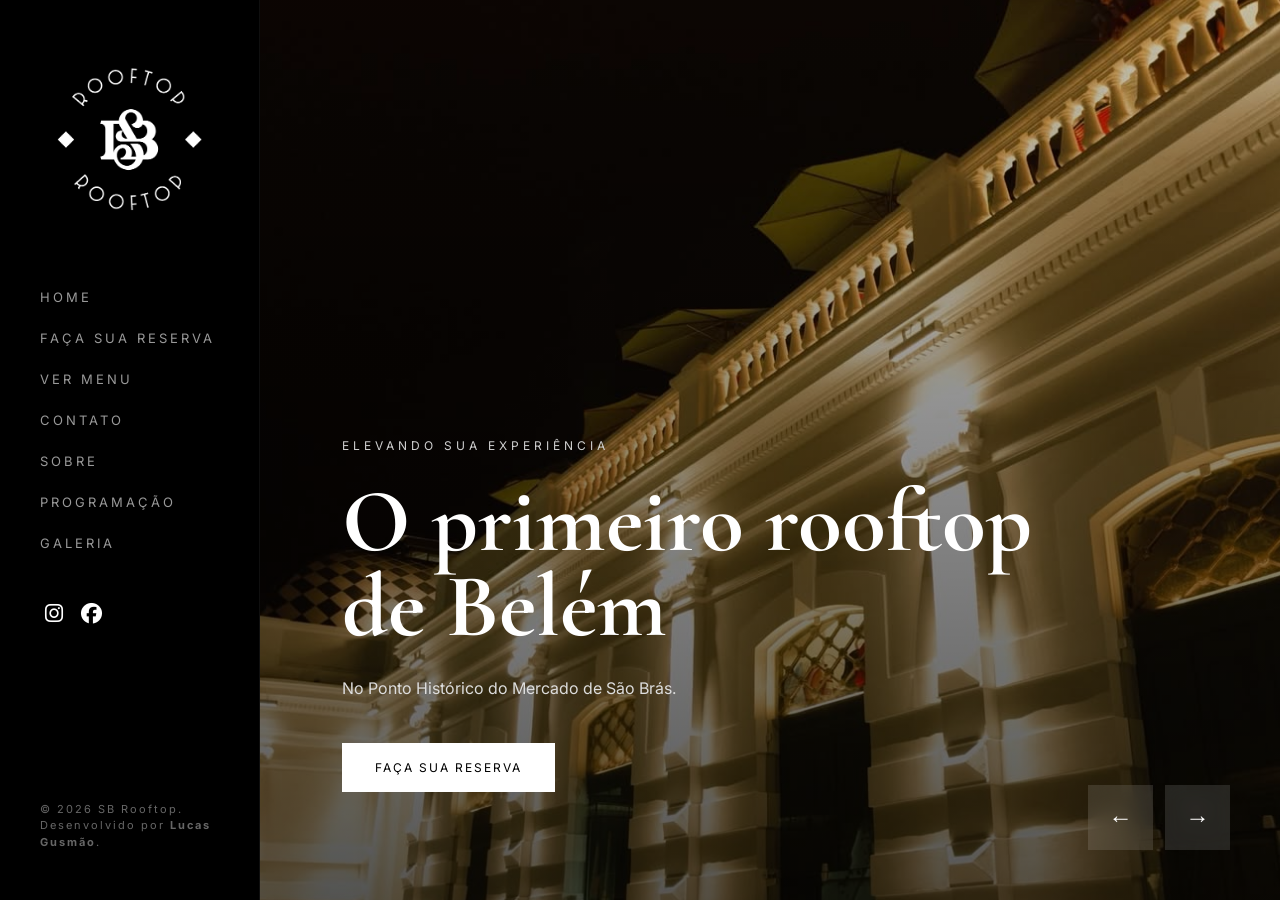
<file: index.html>
<!DOCTYPE html>
<html lang="pt-br">

<head>
    <meta charset="UTF-8">
    <meta name="viewport" content="width=device-width, initial-scale=1.0">
    <title>SB Rooftop</title>

    <link rel="preconnect" href="https://fonts.googleapis.com">
    <link href="https://fonts.googleapis.com/css2?family=Cormorant+Garamond:wght@400;500;600;700&family=Inter:wght@300;400;500;600&display=swap" rel="stylesheet">
    
    <link rel="stylesheet" href="https://cdnjs.cloudflare.com/ajax/libs/font-awesome/6.4.2/css/all.min.css">

    <link rel="stylesheet" href="style.css">
    
    <style>
        .sidebar-socials {
            margin-top: 25px;
            display: flex;
            gap: 15px;
            padding: 0 5px;
        }
        .sidebar-socials a {
            color: #ffffff;
            font-size: 1.3rem;
            transition: color 0.3s ease;
            text-decoration: none;
        }
        .sidebar-socials a:hover {
            color: white; 
        }
        .mobile-socials {
            display: flex;
            justify-content: center;
            gap: 25px;
            margin-top: 30px;
            padding-bottom: 20px;
        }
        .mobile-socials a {
            color: #ffffff;
            font-size: 1.6rem;
            transition: color 0.3s ease;
        }
        .mobile-socials a:hover {
            color: white;
        }
    </style>
</head>

<body>

    <aside class="sidebar">

        <div class="sidebar-top">

            <div class="logo">
                <img src="sb.png" alt="Logo SB Rooftop">
            </div>

            <nav class="sidebar-nav">
                <a href="#home">Home</a>
                <a href="reservas.html">Faça sua reserva</a>
                <a href="menu.html">Ver Menu</a>
                <a href="contato.html">Contato</a>
                <a href="about.html">Sobre</a>
                <a href="programacao.html">Programação</a>
                <a href="galeria.html">Galeria</a>
                
                <div class="sidebar-socials">
                    <a href="https://www.instagram.com/sbrooftop/" target="_blank" aria-label="Instagram"><i class="fab fa-instagram"></i></a>
                    <a href="https://www.facebook.com/sbrooftop" target="_blank" aria-label="Facebook"><i class="fab fa-facebook"></i></a>
                </div>
            </nav>

        </div>

        <div class="sidebar-bottom">
            <span>© 2026 SB Rooftop. Desenvolvido por <strong>Lucas Gusmão</strong>.</span>
        </div>

    </aside>

    <header class="mobile-header">

        <div class="logo">
            <img src="sb.png" alt="Logo Alto do Parque">
        </div>

        <div class="menu-toggle">
            <span></span>
            <span></span>
        </div>

    </header>

    <div class="mobile-menu">

        <a href="#">Home</a>
        <a href="reservas.html">Faça sua reserva</a>
        <a href="menu.html">Ver Menu</a>
        <a href="contato.html">Contato</a>
        <a href="about.html">Sobre</a>
        <a href="programacao.html">Programação</a>
        <a href="galeria.html">Galeria</a>
        
        <div class="mobile-socials">
            <a href="https://www.instagram.com/sbrooftop/" target="_blank" aria-label="Instagram"><i class="fab fa-instagram"></i></a>
            <a href="https://www.facebook.com/sbrooftop" target="_blank" aria-label="Facebook"><i class="fab fa-facebook"></i></a>
        </div>

    </div>

    <main class="slider-wrapper">

        <div class="slider">

            <section class="slide active">

                <img src="mercadosao.jpeg">

                <div class="slide-content">

                    <span class="slide-tag">
                        ELEVANDO SUA EXPERIÊNCIA
                    </span>

                    <h1>
                        O primeiro rooftop de Belém
                    </h1>

                    <p>
                        No Ponto Histórico do Mercado de São Brás.
                    </p>

                    <a href="reservas.html" class="btn">
                        Faça sua reserva
                    </a>

                </div>

            </section>

            <section class="slide">

                <img src="mercadosao.jpeg">

                <div class="slide-content">

                    <span class="slide-tag">
                        GASTRONOMIA EXCLUSIVA
                    </span>

                    <h1>
                        culinária inspirada na Amazônia
                    </h1>

                    <p>
                        Pratos regionais elaborados com precisão e criatividade.
                    </p>

                    <a href="menu.html" class="btn">
                        Ver Menu
                    </a>

                </div>

            </section>

        </div>

        <div class="slider-controls">

            <button class="prev">
                ←
            </button>

            <button class="next">
                →
            </button>

        </div>

    </main>

    <script src="script.js"></script>

</body>

</html>
</file>
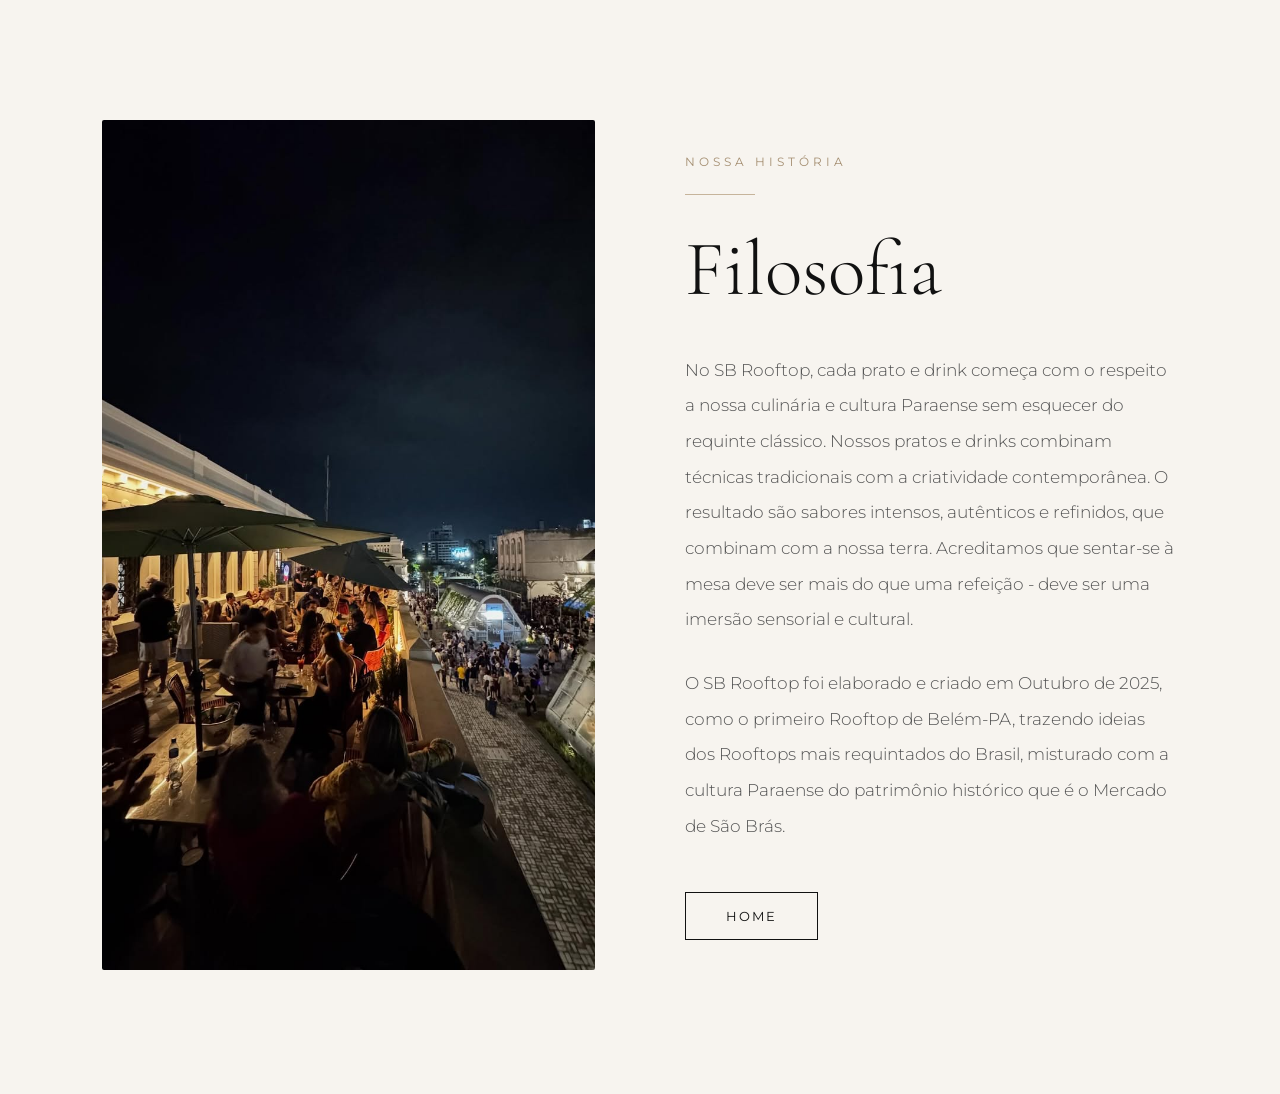
<file: about.html>
<!DOCTYPE html>
<html lang="en">
<head>
<meta charset="UTF-8">
<meta name="viewport" content="width=device-width, initial-scale=1.0">

<title>Sobre</title>

<!-- GOOGLE FONTS -->
<link href="https://fonts.googleapis.com/css2?family=Cormorant+Garamond:wght@300;400;500;600&family=Montserrat:wght@300;400;500&display=swap" rel="stylesheet">

<style>

/* RESET */

*{
    margin:0;
    padding:0;
    box-sizing:border-box;
}

body{
    background:#f7f4ef;
    color:#111;
    overflow-x:hidden;
}

/* ABOUT SECTION */

.about{
    width:100%;
    min-height:100vh;

    display:flex;
    align-items:center;
    justify-content:center;

    padding:120px 8%;

    gap:90px;
}

/* IMAGE */

.about-image{
    flex:1;
    position:relative;
}

.about-image img{
    width:100%;
    height:850px;

    object-fit:cover;

    border-radius:2px;

    transition:0.5s ease;
}

.about-image img:hover{
    transform:scale(1.01);
}

/* CONTENT */

.about-content{
    flex:1;
    max-width:560px;
}

.subtitle{
    font-family:'Montserrat', sans-serif;
    font-size:12px;

    letter-spacing:4px;

    color:#a58f72;

    margin-bottom:25px;

    display:block;
}

.about-content h1{
    font-family:'Cormorant Garamond', serif;

    font-size:78px;
    font-weight:300;

    line-height:1;

    margin-bottom:45px;

    color:#111;
}

.about-content p{
    font-family:'Montserrat', sans-serif;

    font-size:17px;

    line-height:2.1;

    color:#555;

    margin-bottom:28px;

    font-weight:300;
}

/* SMALL DETAILS */

.line{
    width:70px;
    height:1px;

    background:#c6b49b;

    margin-bottom:35px;
}

/* BUTTON */

.about-btn{
    display:inline-block;

    margin-top:20px;

    padding:15px 40px;

    border:1px solid #111;

    text-decoration:none;

    color:#111;

    font-family:'Montserrat', sans-serif;

    font-size:13px;

    letter-spacing:2px;

    transition:0.4s ease;
}

.about-btn:hover{
    background:#111;
    color:#fff;
}

/* RESPONSIVE */

@media(max-width:1100px){

    .about{
        flex-direction:column;
        gap:60px;
        padding:80px 7%;
    }

    .about-image img{
        height:600px;
    }

    .about-content{
        max-width:100%;
    }

    .about-content h1{
        font-size:58px;
    }

}

@media(max-width:700px){

    .about{
        padding:60px 6%;
    }

    .about-image img{
        height:450px;
    }

    .about-content h1{
        font-size:44px;
    }

    .about-content p{
        font-size:15px;
        line-height:1.9;
    }

}

</style>
</head>

<body>

<section class="about">

    <!-- IMAGE -->
    <div class="about-image">
        <img src="011.jpeg" alt="Restaurant Interior">
    </div>

    <!-- CONTENT -->
    <div class="about-content">

        <span class="subtitle">NOSSA HISTÓRIA</span>

        <div class="line"></div>

        <h1>Filosofia</h1>

        <p>
            No SB Rooftop, cada prato e drink começa com o respeito
            a nossa culinária e cultura Paraense sem esquecer do requinte
            clássico. Nossos pratos e drinks combinam técnicas tradicionais com 
            a criatividade contemporânea. O resultado são sabores intensos, 
            autênticos e refinidos, que combinam com a nossa terra. Acreditamos
            que sentar-se à mesa deve ser mais do que uma refeição - deve ser
            uma imersão sensorial e cultural.
        </p>

        <p>
            O SB Rooftop foi elaborado e criado em Outubro de 2025, 
            como o primeiro Rooftop de Belém-PA, trazendo ideias dos 
            Rooftops mais requintados do Brasil, misturado com a 
            cultura Paraense do patrimônio histórico que é o 
            Mercado de São Brás.
        </p>

        <a href="index.html" class="about-btn">HOME</a>

    </div>

</section>

</body>
</html>
</file>
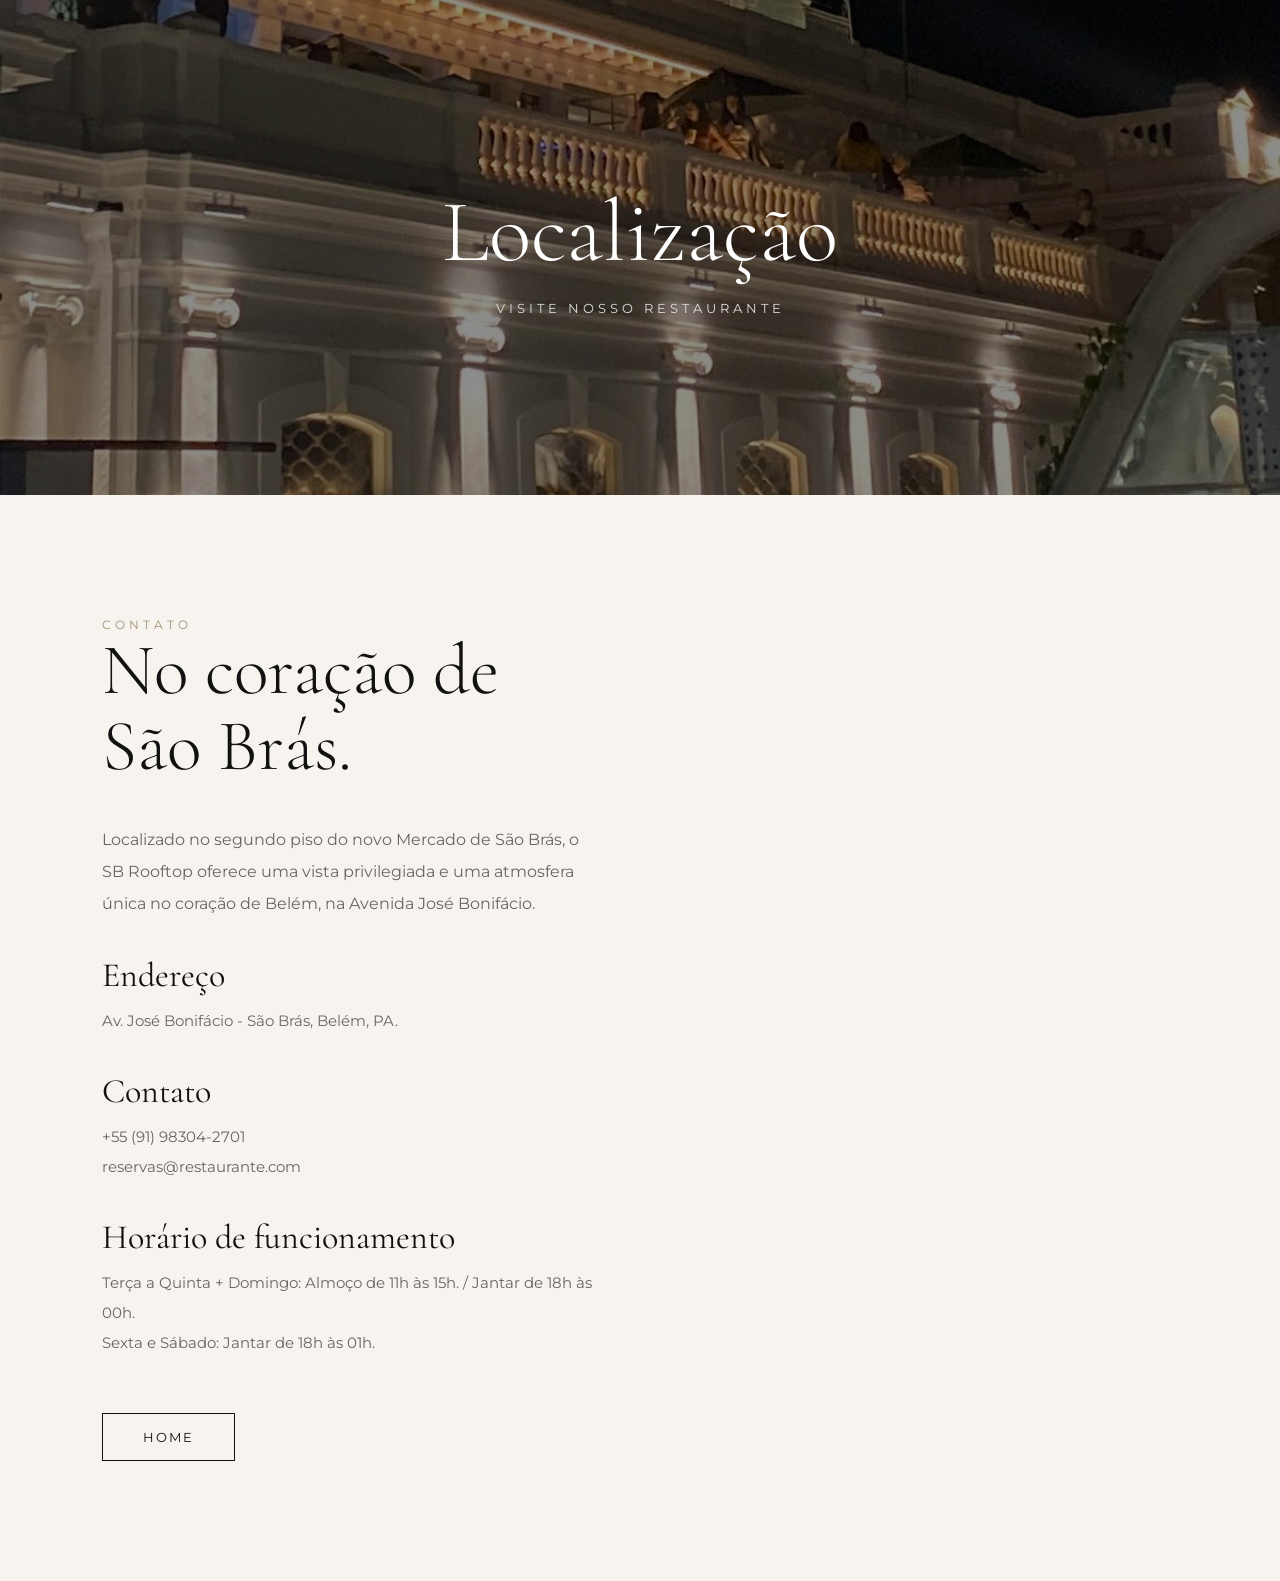
<file: contato.html>
<!DOCTYPE html>
<html lang="en">
<head>
<meta charset="UTF-8">
<meta name="viewport" content="width=device-width, initial-scale=1.0">

<title>Localização & Contato</title>

<!-- GOOGLE FONTS -->
<link href="https://fonts.googleapis.com/css2?family=Cormorant+Garamond:wght@300;400;500;600&family=Montserrat:wght@300;400;500&display=swap" rel="stylesheet">

<style>

/* RESET */

*{
    margin:0;
    padding:0;
    box-sizing:border-box;
}

body{
    background:#f7f4ef;
    overflow-x:hidden;
    color:#111;
}

/* HERO */

.hero{
    width:100%;
    height:55vh;

    background:
    linear-gradient(rgba(0,0,0,0.45), rgba(0,0,0,0.45)),
    url(012.jpeg);

    background-size:cover;
    background-position:center;

    display:flex;
    align-items:center;
    justify-content:center;

    text-align:center;
}

.hero-content h1{
    font-family:'Cormorant Garamond', serif;
    font-size:88px;
    font-weight:300;

    color:#fff;

    margin-bottom:15px;
}

.hero-content p{
    font-family:'Montserrat', sans-serif;
    color:#ddd;

    font-size:13px;
    letter-spacing:4px;
}

/* CONTACT SECTION */

.contact-section{
    width:100%;
    padding:120px 8%;

    display:flex;
    gap:90px;

    align-items:flex-start;
    justify-content:center;
}

/* LEFT SIDE */

.contact-left{
    flex:1;
    max-width:550px;
}

.small-title{
    font-family:'Montserrat', sans-serif;
    font-size:12px;

    letter-spacing:4px;
    color:#a58f72;

    margin-bottom:25px;
}

.contact-left h2{
    font-family:'Cormorant Garamond', serif;
    font-size:72px;
    font-weight:300;

    line-height:1.05;

    margin-bottom:40px;

    color:#111;
}

.contact-left p{
    font-family:'Montserrat', sans-serif;
    font-size:16px;

    line-height:2;

    color:#666;

    margin-bottom:35px;
}

/* INFO BLOCKS */

.info{
    margin-bottom:35px;
}

.info h3{
    font-family:'Cormorant Garamond', serif;
    font-size:34px;
    font-weight:400;

    margin-bottom:10px;

    color:#111;
}

.info span{
    font-family:'Montserrat', sans-serif;
    color:#666;

    line-height:2;
    font-size:15px;

    display:block;
}

/* BUTTON */

.contact-btn{
    display:inline-block;

    margin-top:20px;

    padding:15px 40px;

    border:1px solid #111;

    text-decoration:none;

    color:#111;

    font-family:'Montserrat', sans-serif;

    font-size:13px;

    letter-spacing:2px;

    transition:0.4s ease;
}

.contact-btn:hover{
    background:#111;
    color:#fff;
}

/* RIGHT SIDE */

.contact-right{
    flex:1;
}

/* MAP */

.map{
    width:100%;
    height:700px;

    overflow:hidden;
}

.map iframe{
    width:100%;
    height:100%;

    border:0;

    filter:grayscale(100%) contrast(95%);
}

/* RESPONSIVE */

@media(max-width:1100px){

    .contact-section{
        flex-direction:column;
        gap:60px;
    }

    .contact-left{
        max-width:100%;
    }

    .map{
        height:500px;
    }

}

@media(max-width:700px){

    .hero-content h1{
        font-size:56px;
    }

    .contact-left h2{
        font-size:48px;
    }

    .contact-section{
        padding:80px 6%;
    }

    .map{
        height:400px;
    }

}

</style>
</head>

<body>

<!-- HERO -->

<section class="hero">

    <div class="hero-content">
        <h1>Localização</h1>
        <p>VISITE NOSSO RESTAURANTE</p>
    </div>

</section>

<!-- CONTACT SECTION -->

<section class="contact-section">

    <!-- LEFT -->

    <div class="contact-left">

        <span class="small-title">CONTATO</span>

        <h2>
            No coração de São Brás.
        </h2>

        <p>
            Localizado no segundo piso do novo Mercado de São Brás,
            o SB Rooftop oferece uma vista privilegiada e uma atmosfera única
            no coração de Belém, na Avenida José Bonifácio.
        </p>

        <!-- ADDRESS -->

        <div class="info">

            <h3>Endereço</h3>

            <span>
                Av. José Bonifácio - São Brás, Belém, PA.
            </span>

        </div>

        <!-- CONTACT -->

        <div class="info">

            <h3>Contato</h3>

            <span>
                +55 (91) 98304-2701<br>
                reservas@restaurante.com
            </span>

        </div>

        <!-- HOURS -->

        <div class="info">

            <h3>Horário de funcionamento</h3>

            <span>
                Terça a Quinta + Domingo: Almoço de 11h às 15h. / Jantar de 18h às 00h.<br>
                Sexta e Sábado: Jantar de 18h às 01h.
            </span>

        </div>

        <a href="index.html" class="contact-btn">HOME</a>

    </div>

    <!-- RIGHT -->

    <div class="contact-right">

        <div class="map">

            <iframe src="https://www.google.com/maps/embed?pb=!1m18!1m12!1m3!1d3988.5380058016926!2d-48.47076772602478!3d-1.4515467358269891!2m3!1f0!2f0!3f0!3m2!1i1024!2i768!4f13.1!3m3!1m2!1s0x92a48d006e454a3f%3A0x1250371b59b4c1cb!2sSB%20Rooftop!5e0!3m2!1spt-BR!2sbr!4v1780090327401!5m2!1spt-BR!2sbr" width="600" height="450" style="border:0;" allowfullscreen="" loading="lazy" referrerpolicy="no-referrer-when-downgrade"></iframe>

        </div>

    </div>

</section>

</body>
</html>
</file>
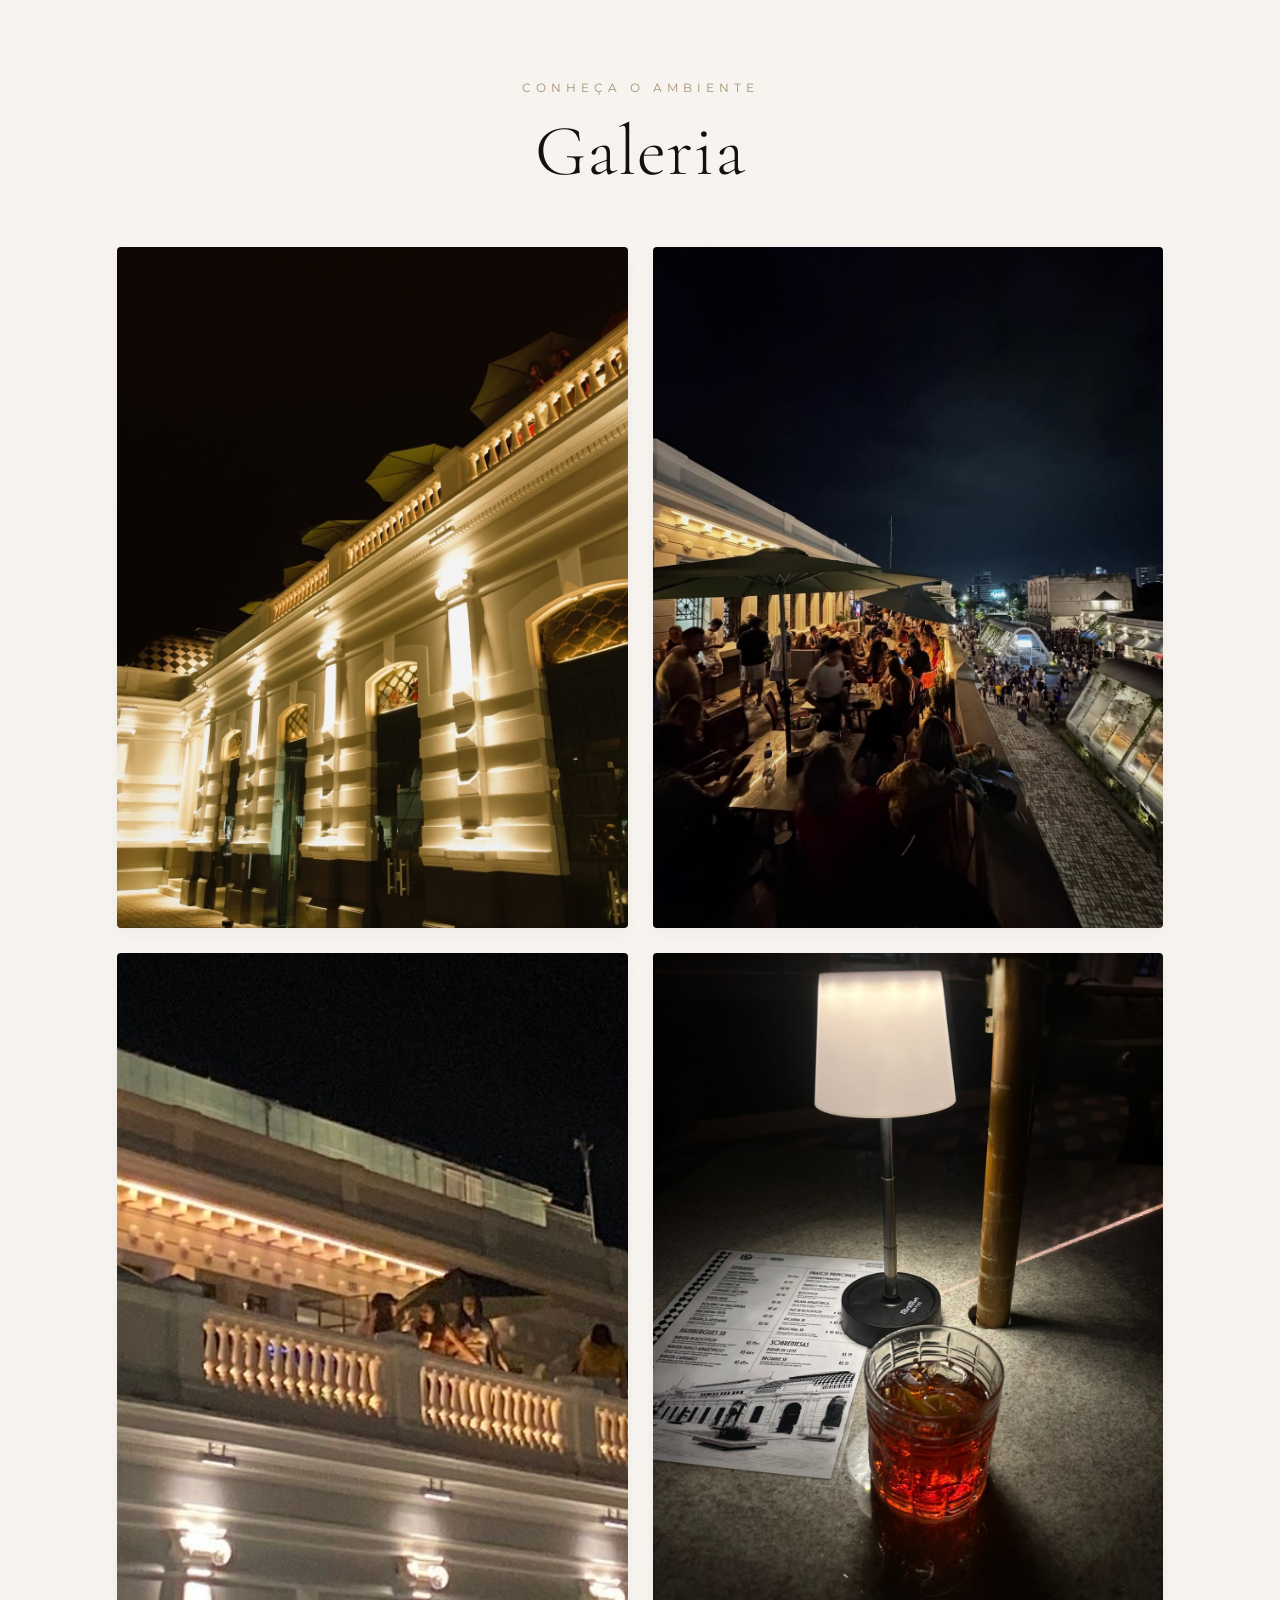
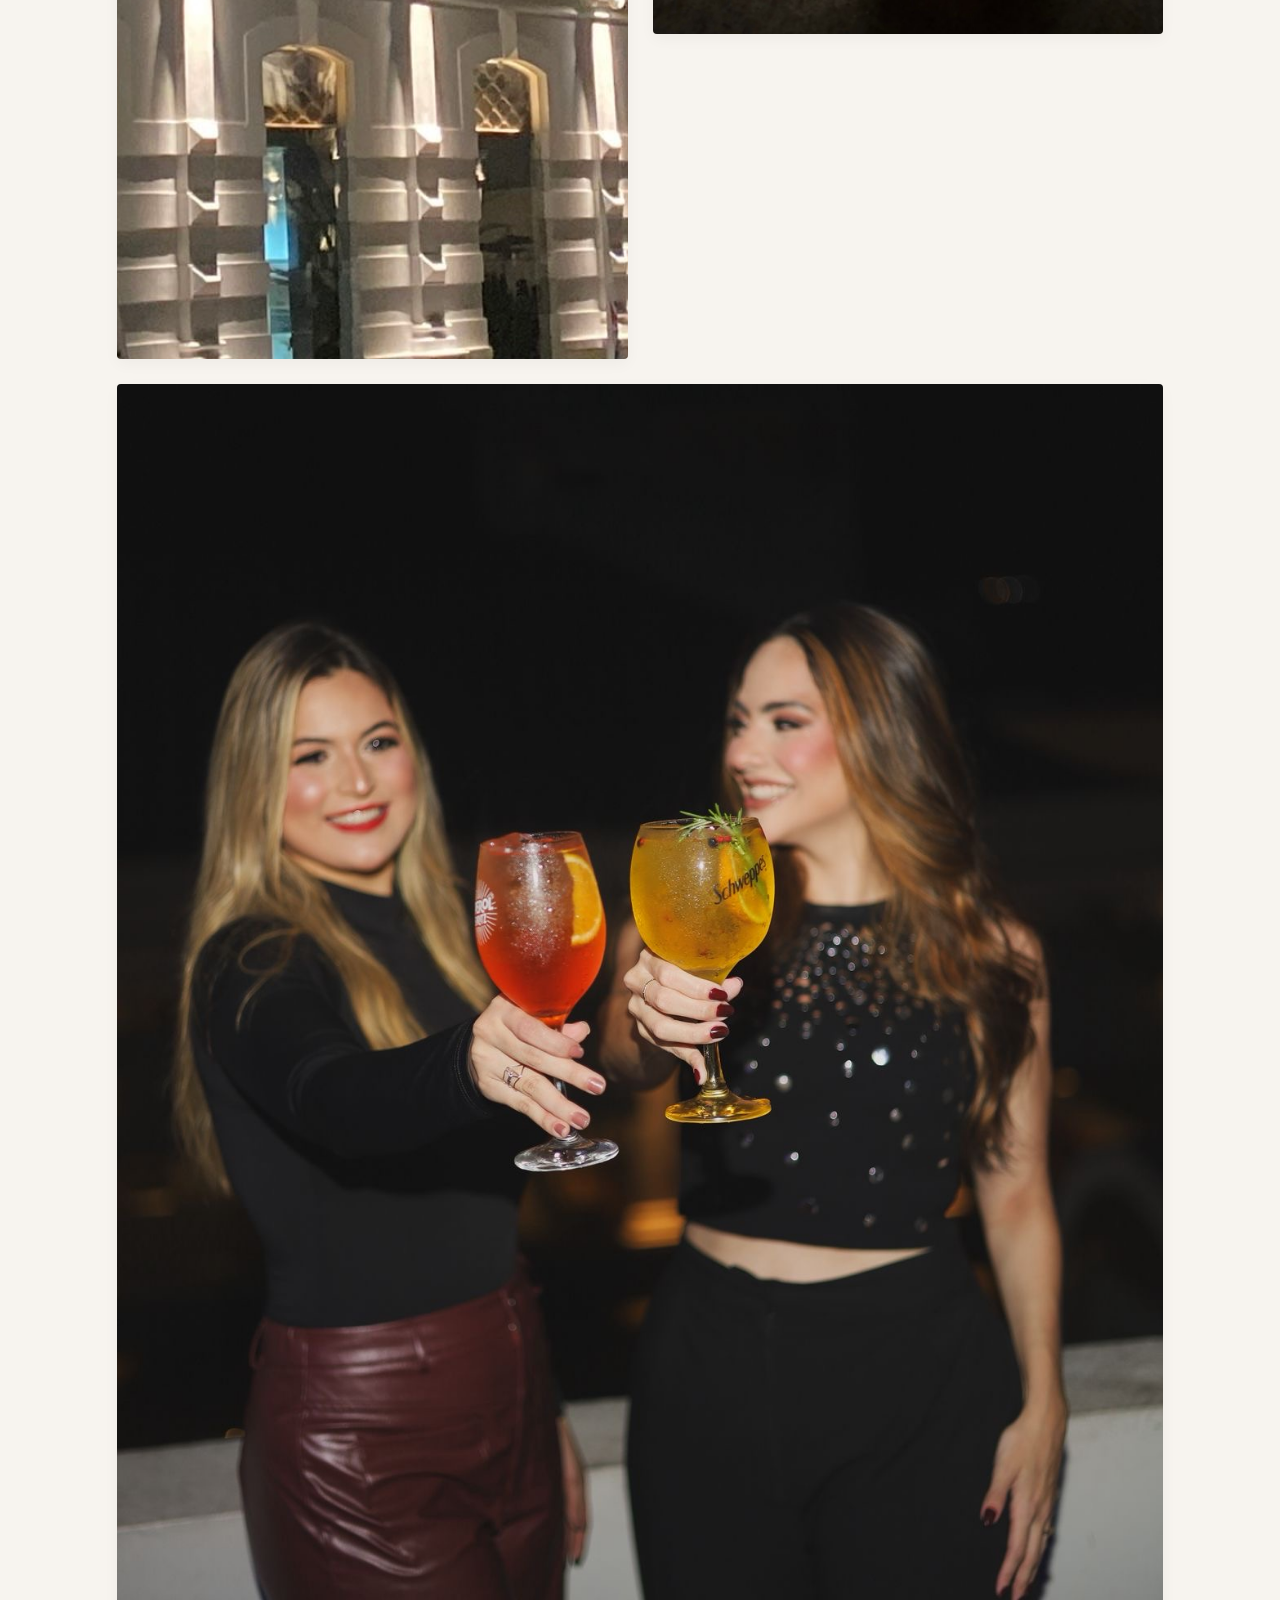
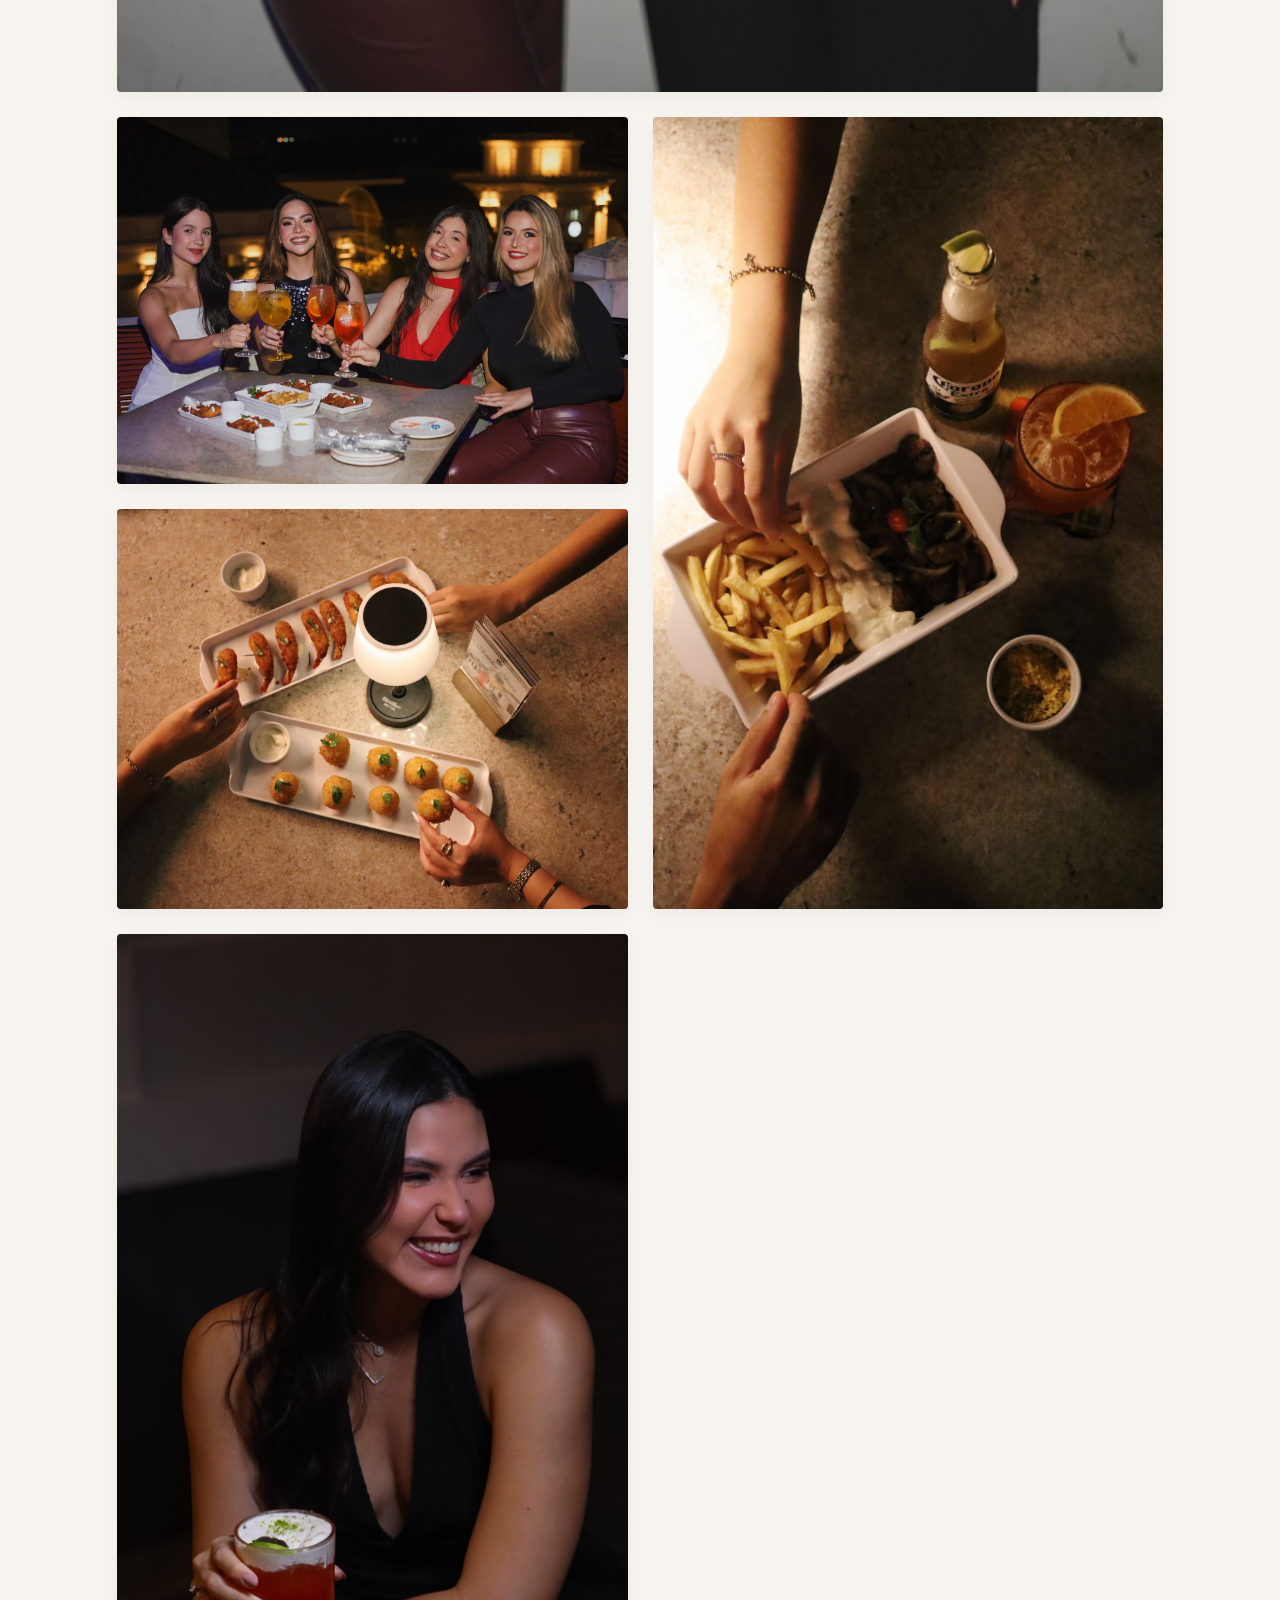
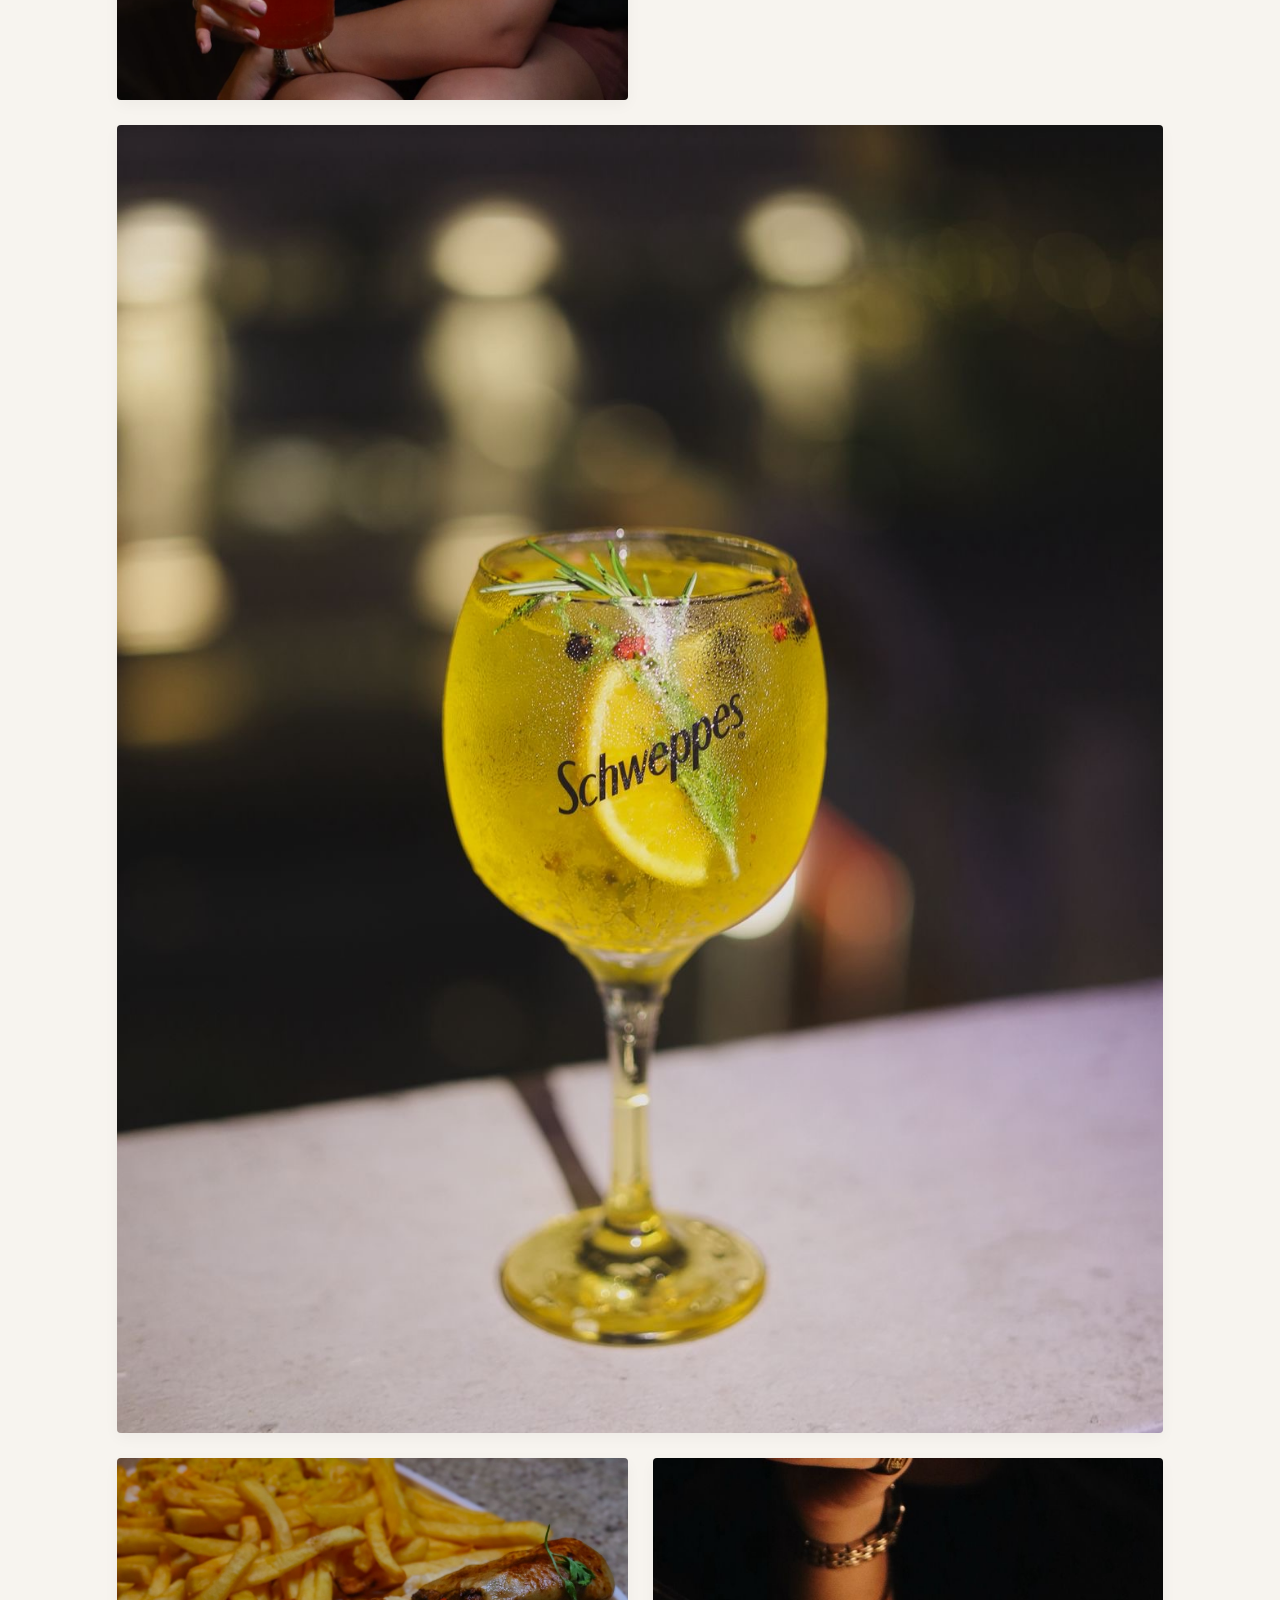
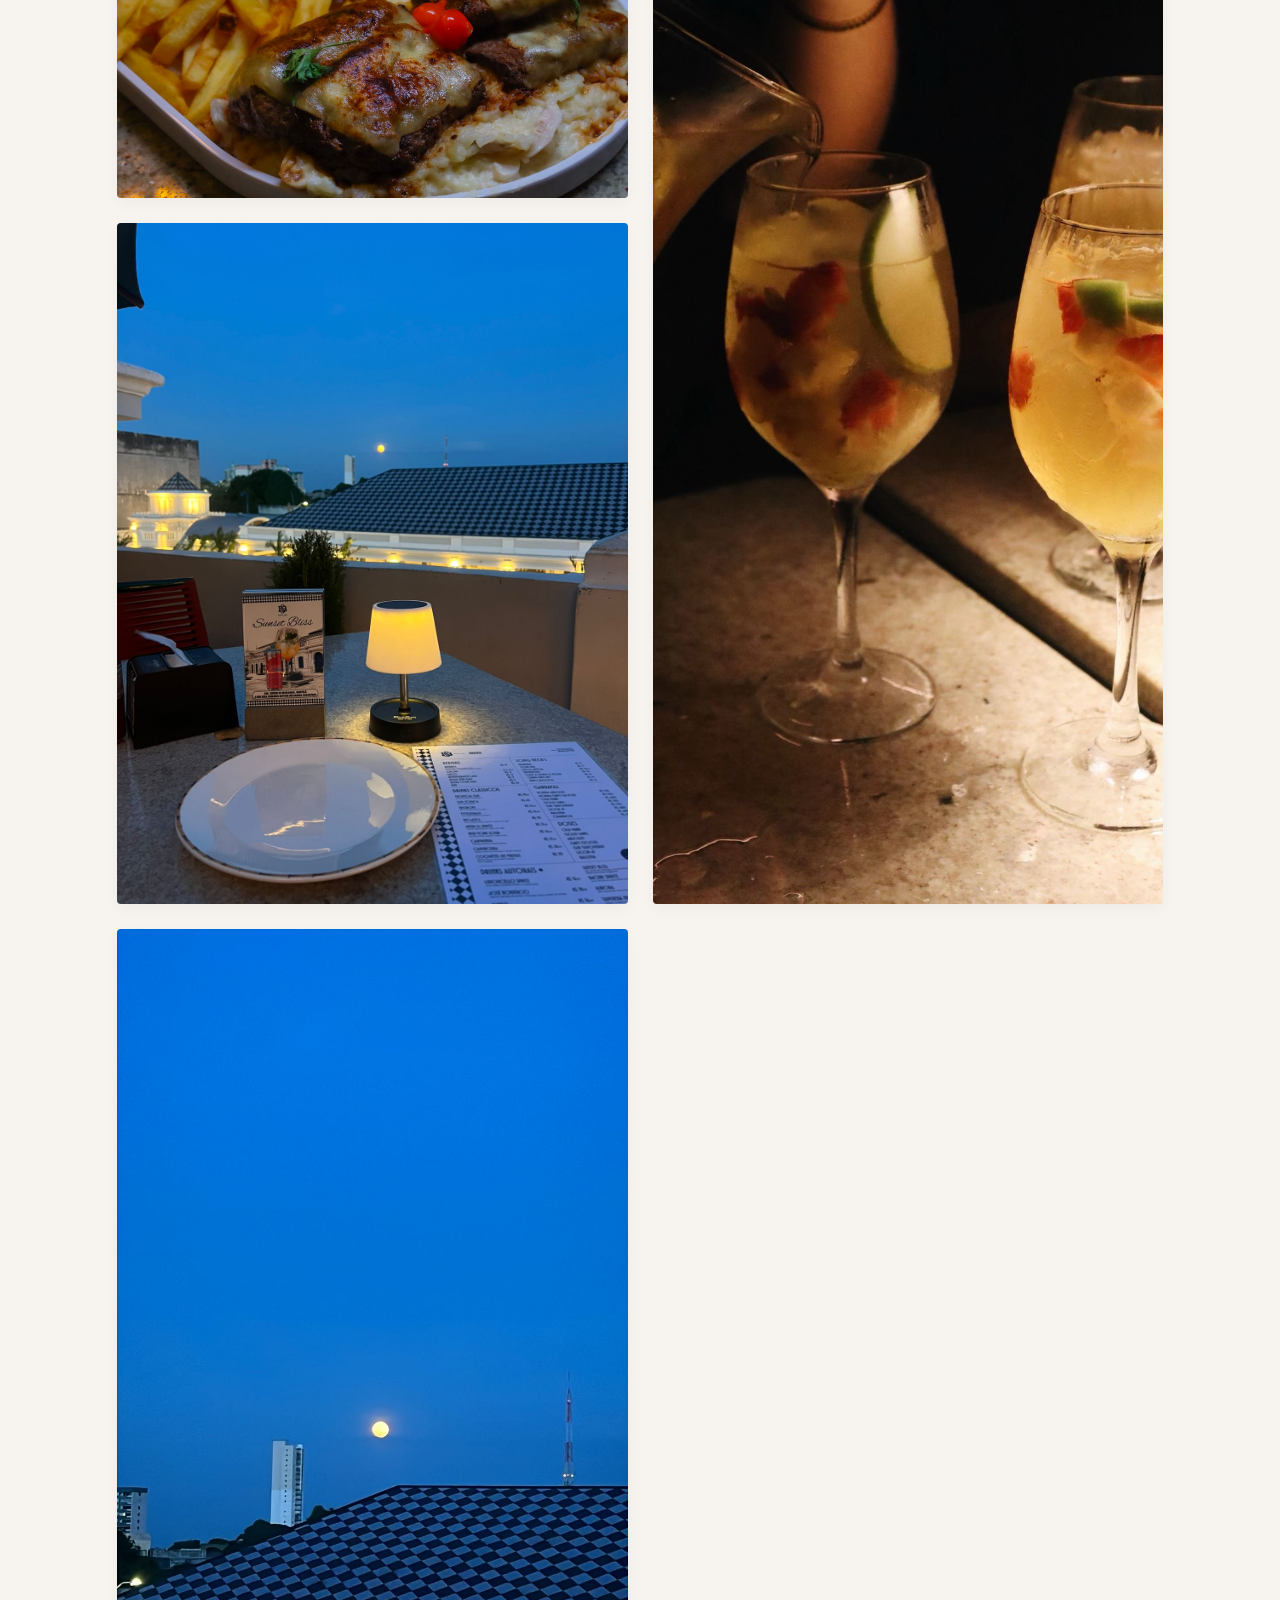
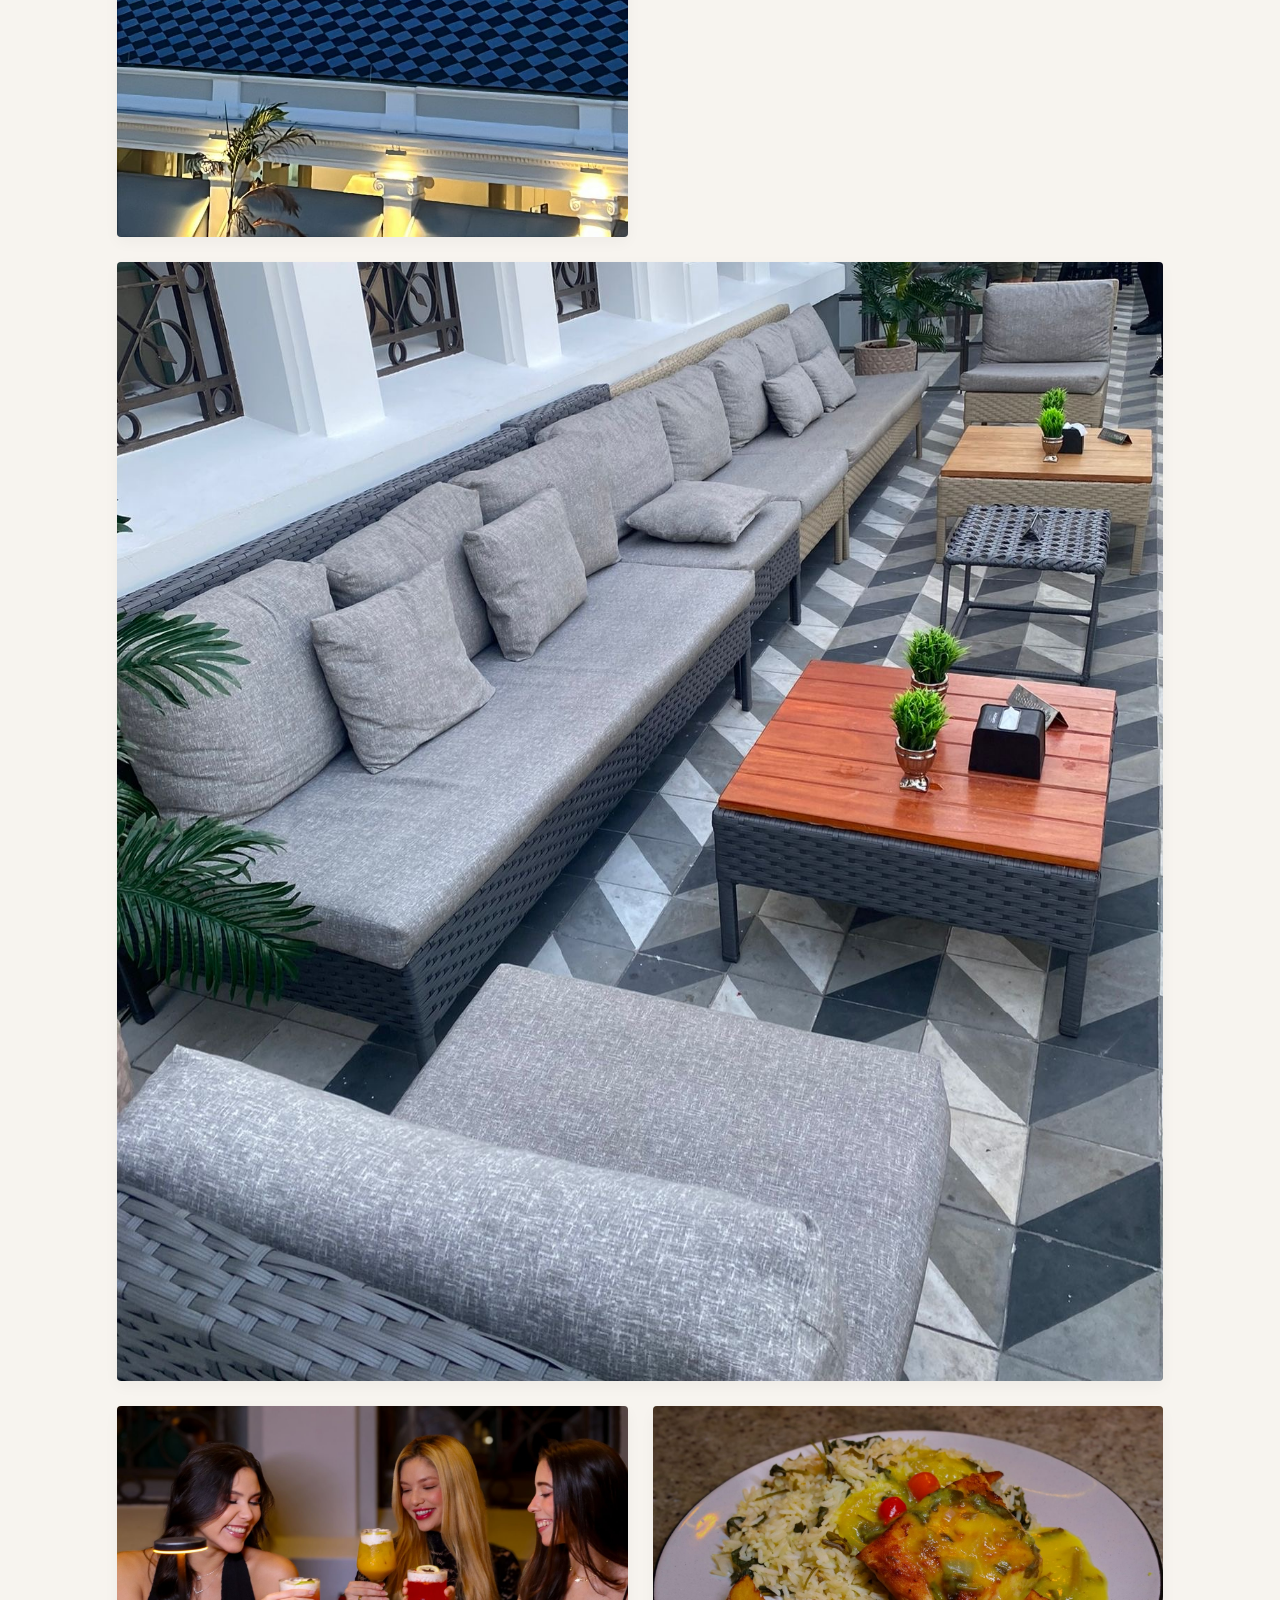
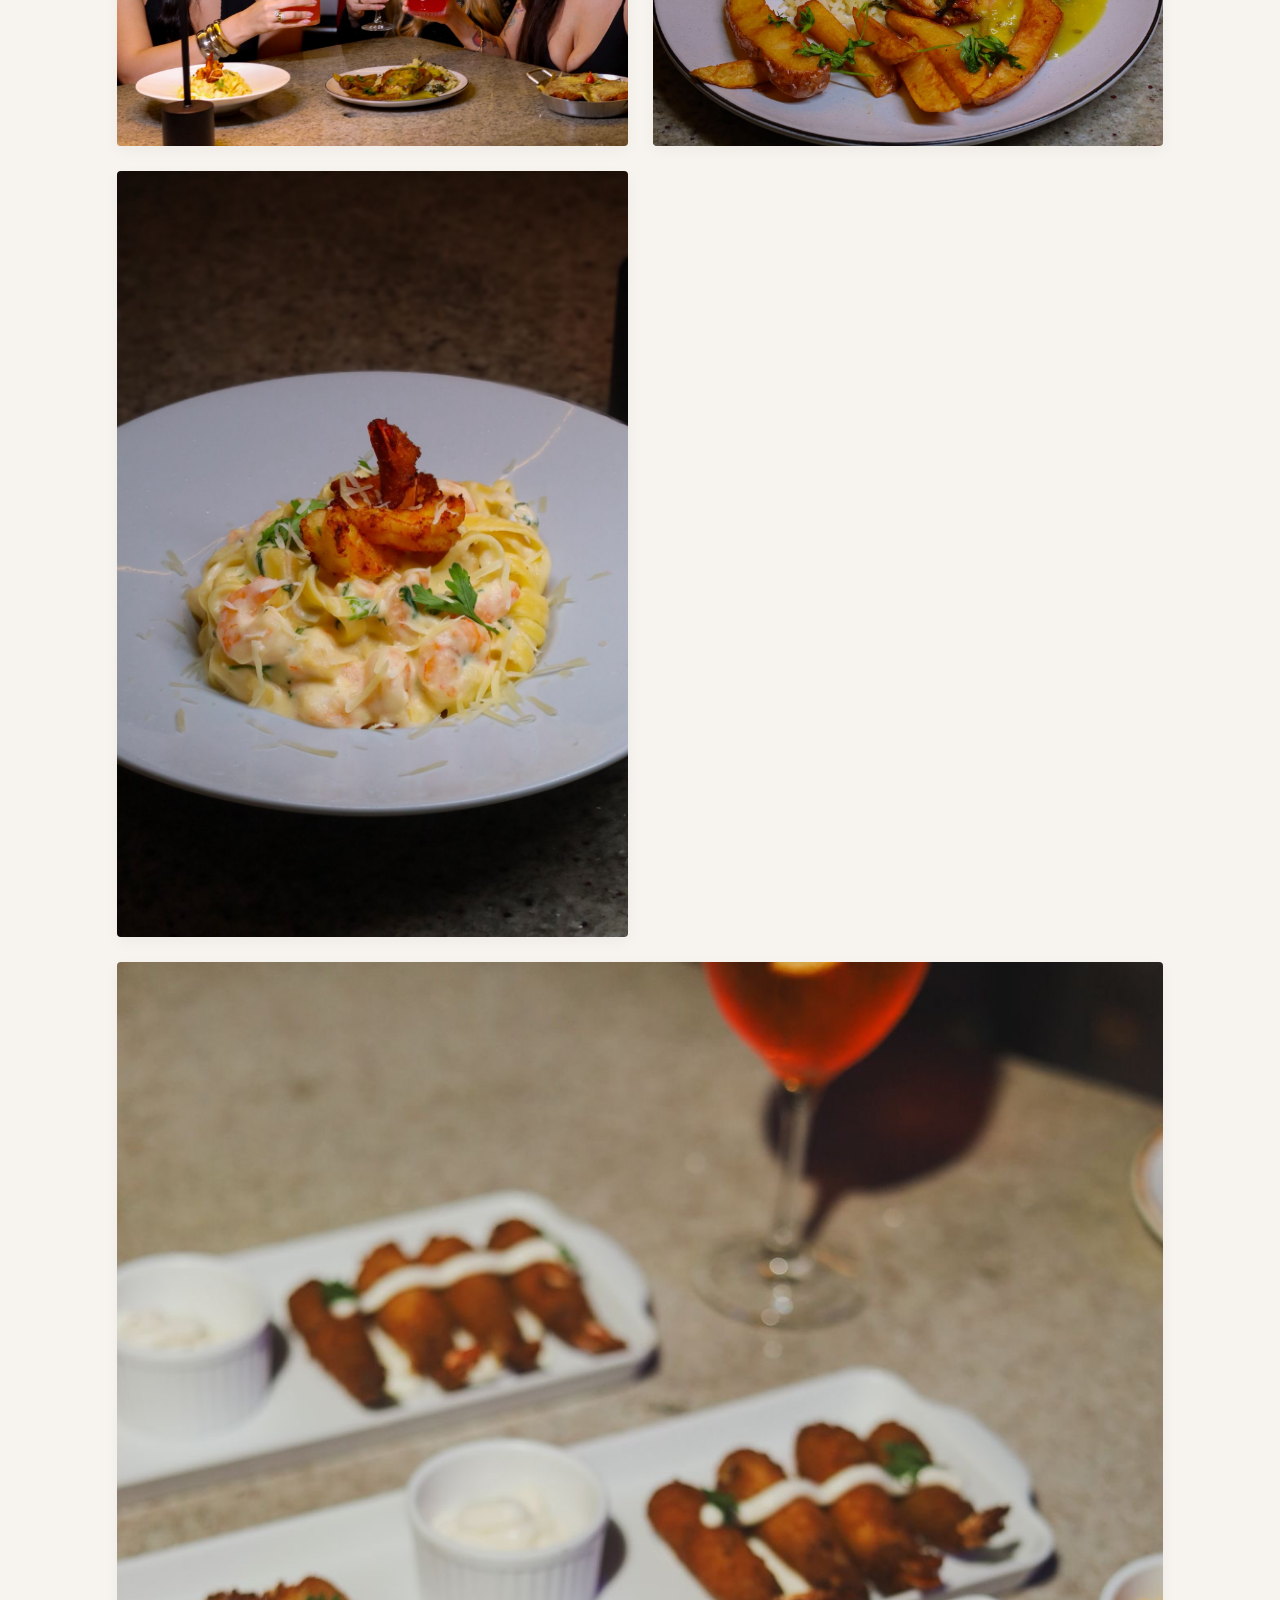
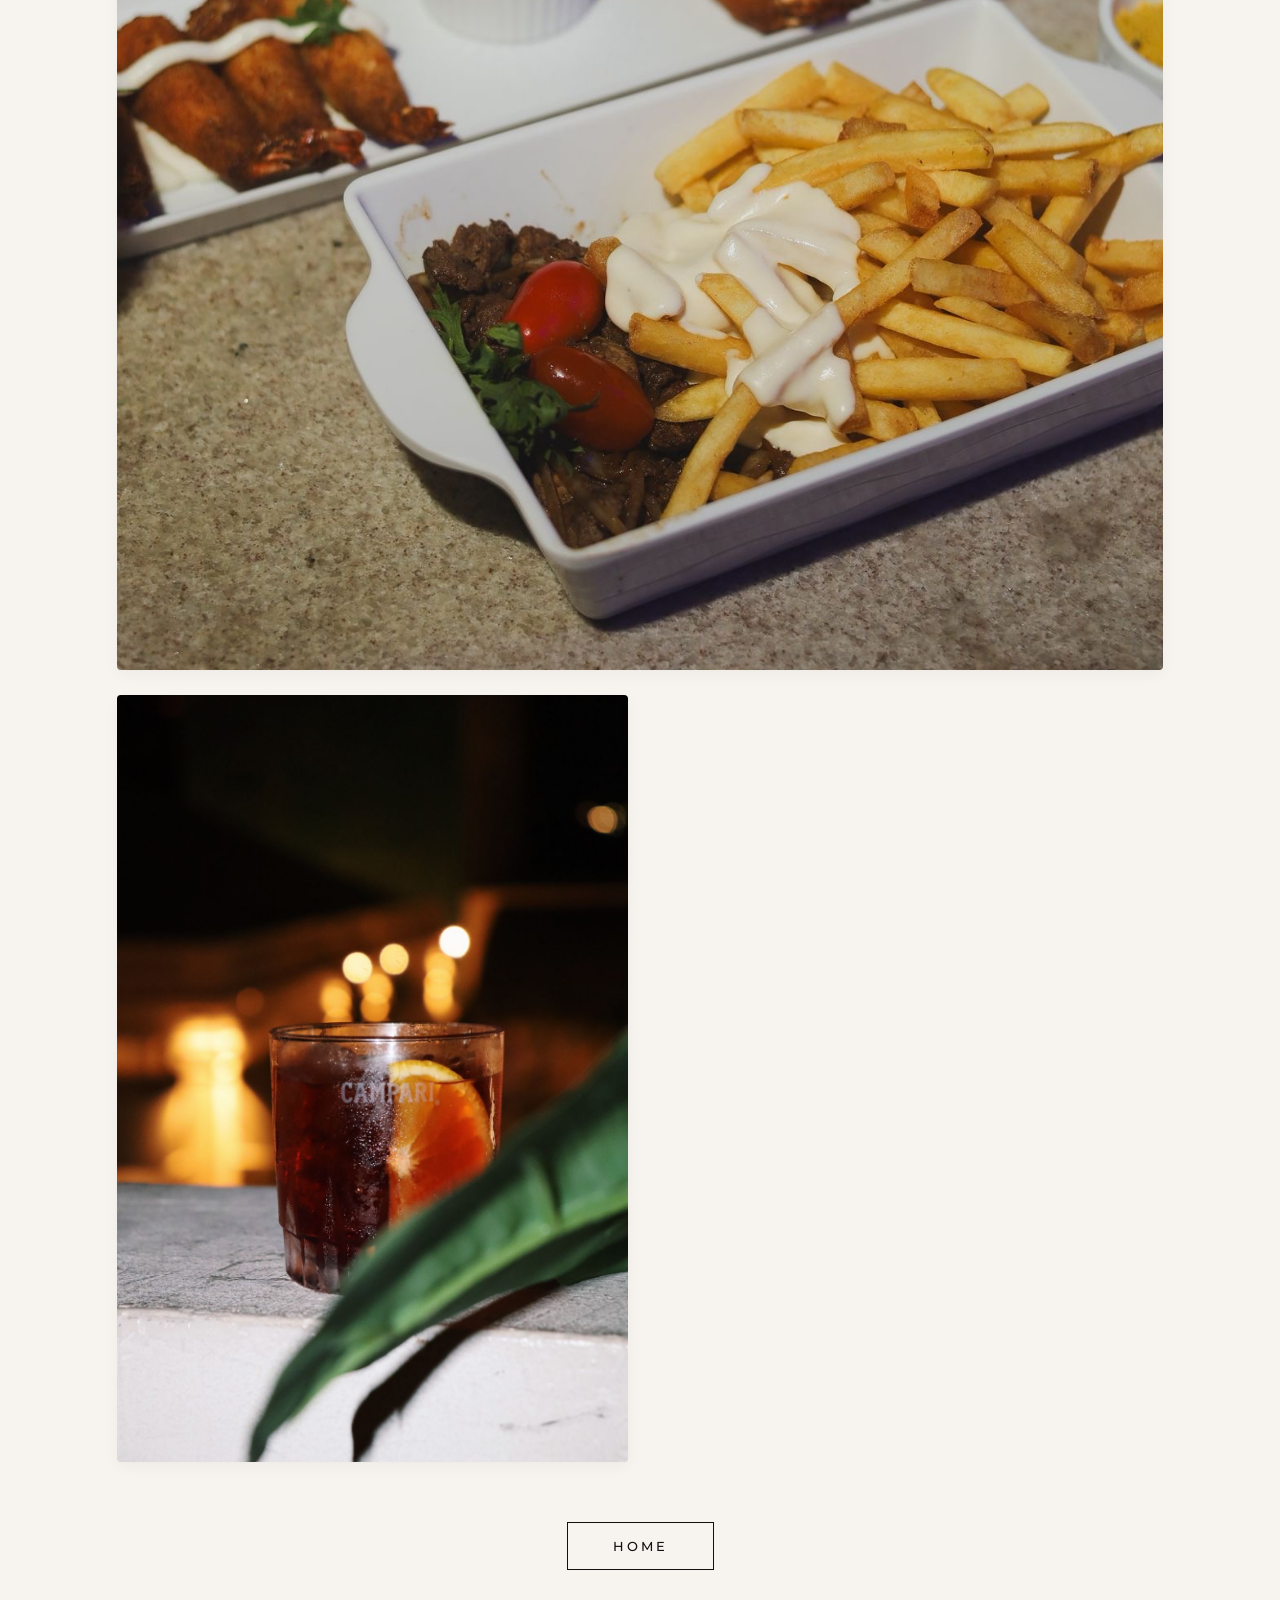
<file: galeria.html>
<!DOCTYPE html>
<html lang="pt-BR">
<head>
    <meta charset="UTF-8">
    <meta name="viewport" content="width=device-width, initial-scale=1.0">
    <title>Galeria</title>

    <link href="https://fonts.googleapis.com/css2?family=Cormorant+Garamond:wght@300;400;500;600&family=Montserrat:wght@300;400;500;600&display=swap" rel="stylesheet">

    <style>
        /* RESET */
        * {
            margin: 0;
            padding: 0;
            box-sizing: border-box;
        }

        body {
            background: #f7f4ef;
            color: #111;
            overflow-x: hidden;
            font-family: 'Montserrat', sans-serif;
        }

        /* CONTAINER PRINCIPAL */
        .gallery-container {
            width: 100%;
            max-width: 1200px;
            margin: 0 auto;
            padding: 80px 6%;
            text-align: center;
        }

        /* CABEÇALHO DA GALERIA */
        .gallery-header {
            margin-bottom: 60px;
        }

        .subtitle {
            font-family: 'Montserrat', sans-serif;
            font-size: 12px;
            letter-spacing: 5px;
            color: #a58f72;
            margin-bottom: 20px;
            display: block;
            text-transform: uppercase;
        }

        .gallery-header h1 {
            font-family: 'Cormorant Garamond', serif;
            font-size: 72px;
            font-weight: 300;
            line-height: 1;
            color: #111;
            letter-spacing: 1px;
        }

        /* GRID DA GALERIA CORRIGIDO */
        .gallery-grid {
            display: grid;
            grid-template-columns: repeat(auto-fill, minmax(350px, 1fr));
            grid-auto-rows: minmax(300px, auto); /* Corrigido aqui */
            gap: 25px;
            margin-bottom: 60px;
        }

        /* CLASSES DINÂMICAS DO MOSAICO */
        .gallery-item.tall {
            grid-row: span 2;
        }

        .gallery-item.wide {
            grid-column: span 2;
        }

        .gallery-item {
            position: relative;
            overflow: hidden;
            border-radius: 4px;
            box-shadow: 0 5px 15px rgba(0,0,0,0.04);
            background-color: #e2ded5;
        }

        /* IMAGENS */
        .gallery-item img {
            width: 100%;
            height: 100%;
            object-fit: cover;
            display: block;
            transition: transform 0.6s cubic-bezier(0.25, 1, 0.5, 1);
        }

        .gallery-item:hover img {
            transform: scale(1.06);
        }

        /* CAPA ESCURA (OVERLAY) */
        .gallery-overlay {
            position: absolute;
            top: 0;
            left: 0;
            width: 100%;
            height: 100%;
            background: rgba(0, 0, 0, 0.4);
            display: flex;
            align-items: center;
            justify-content: center;
            opacity: 0;
            transition: opacity 0.4s ease;
        }

        .gallery-overlay span {
            color: #fff;
            font-family: 'Cormorant Garamond', serif;
            font-size: 28px;
            font-weight: 300;
            letter-spacing: 2px;
            border-bottom: 1px solid rgba(255,255,255,0.6);
            padding-bottom: 5px;
            transform: translateY(10px);
            transition: transform 0.4s ease;
        }

        .gallery-item:hover .gallery-overlay {
            opacity: 1;
        }

        .gallery-item:hover .gallery-overlay span {
            transform: translateY(0);
        }

        /* BOTÃO VOLTAR */
        .gallery-btn {
            display: inline-block;
            padding: 15px 45px;
            border: 1px solid #111;
            text-decoration: none;
            color: #111;
            font-family: 'Montserrat', sans-serif;
            font-size: 13px;
            letter-spacing: 3px;
            font-weight: 500;
            transition: 0.3s ease;
        }

        .gallery-btn:hover {
            background: #111;
            color: #fff;
        }

        /* RESPONSIVO */
        @media(max-width:1100px){
            .gallery-header h1 {
                font-size: 56px;
            }
            .gallery-grid {
                grid-template-columns: repeat(auto-fill, minmax(280px, 1fr));
                grid-auto-rows: minmax(250px, auto); /* Padronizado */
                gap: 15px;
            }
            .gallery-item.wide {
                grid-column: span 1;
            }
        }

        @media(max-width:700px){
            .gallery-container {
                padding: 50px 6%;
            }
            .gallery-header h1 {
                font-size: 42px;
            }
            .gallery-grid {
                grid-template-columns: 1fr;
                grid-auto-rows: minmax(280px, auto); /* Corrigido o erro de digitação do 's' */
            }
            .gallery-item.tall {
                grid-row: span 1;
            }
        }
    </style>
</head>

<body>

<div class="gallery-container">

    <header class="gallery-header">
        <span class="subtitle">CONHEÇA O AMBIENTE</span>
        <h1>Galeria</h1>
    </header>

    <div class="gallery-grid">

        <!-- IMAGENS ORIGINAIS -->
        <div class="gallery-item">
            <img src="mercadosao.jpeg" alt="Ambiente Interno">
            <div class="gallery-overlay">
                <span>O Ambiente</span>
            </div>
        </div>

        <div class="gallery-item">
            <img src="011.jpeg" alt="Prato Executivo">
            <div class="gallery-overlay">
                <span>Alta Gastronomia</span>
            </div>
        </div>

        <div class="gallery-item tall">
            <img src="012.jpeg" alt="Vista do Rooftop">
            <div class="gallery-overlay">
                <span>A Vista</span>
            </div>
        </div>

        <!-- NOVAS IMAGENS (014 ATÉ 30) -->
        <div class="gallery-item">
            <img src="014.jpeg" alt="Gastronomia Premium">
            <div class="gallery-overlay">
                <span>Sabores Únicos</span>
            </div>
        </div>

        <div class="gallery-item wide">
            <img src="015.jpeg" alt="Ambiente SB Rooftop">
            <div class="gallery-overlay">
                <span>Espaço Exclusivo</span>
            </div>
        </div>

        <div class="gallery-item">
            <img src="016.jpeg" alt="Drinks Autorais">
            <div class="gallery-overlay">
                <span>Coquetelaria</span>
            </div>
        </div>

        <div class="gallery-item tall">
            <img src="017.jpeg" alt="Momentos Especiais">
            <div class="gallery-overlay">
                <span>Momentos SB</span>
            </div>
        </div>

        <div class="gallery-item">
            <img src="018.jpeg" alt="Detalhes do Prato">
            <div class="gallery-overlay">
                <span>Arte Culinária</span>
            </div>
        </div>

        <div class="gallery-item">
            <img src="019.jpeg" alt="Brinde no Rooftop">
            <div class="gallery-overlay">
                <span>Celebrações</span>
            </div>
        </div>

        <div class="gallery-item wide">
            <img src="020.jpeg" alt="Vista Noturna">
            <div class="gallery-overlay">
                <span>Noites Incríveis</span>
            </div>
        </div>

        <div class="gallery-item">
            <img src="021.jpeg" alt="Menu Selecionado">
            <div class="gallery-overlay">
                <span>Pratos Incríveis</span>
            </div>
        </div>

        <div class="gallery-item tall">
            <img src="022.jpeg" alt="Arquitetura e Design">
            <div class="gallery-overlay">
                <span>Arquitetura</span>
            </div>
        </div>

        <div class="gallery-item">
            <img src="023.jpeg" alt="Drinks e Amigos">
            <div class="gallery-overlay">
                <span>Bebidas Autorais</span>
            </div>
        </div>

        <div class="gallery-item">
            <img src="024.jpeg" alt="Sobremesas Finas">
            <div class="gallery-overlay">
                <span>Sobremesas</span>
            </div>
        </div>

        <div class="gallery-item wide">
            <img src="025.jpeg" alt="Fotografia de Prato">
            <div class="gallery-overlay">
                <span>Experiência</span>
            </div>
        </div>

        <div class="gallery-item">
            <img src="026.jpeg" alt="Música ao Vivo">
            <div class="gallery-overlay">
                <span>Atrações Culturais</span>
            </div>
        </div>

        <div class="gallery-item">
            <img src="027.jpeg" alt="Iluminação e Clima">
            <div class="gallery-overlay">
                <span>Sofisticação</span>
            </div>
        </div>

        <div class="gallery-item tall">
            <img src="028.jpeg" alt="Pôr do Sol no Rooftop">
            <div class="gallery-overlay">
                <span>Sunset</span>
            </div>
        </div>

        <div class="gallery-item wide">
            <img src="029.jpeg" alt="Jantar no Rooftop">
            <div class="gallery-overlay">
                <span>Encontros</span>
            </div>
        </div>

        <div class="gallery-item">
            <img src="030.jpeg" alt="Finalização de Drinks">
            <div class="gallery-overlay">
                <span>Mixologia</span>
            </div>
        </div>

    </div>

    <a href="index.html" class="gallery-btn">HOME</a>

</div>

</body>
</html>
</file>
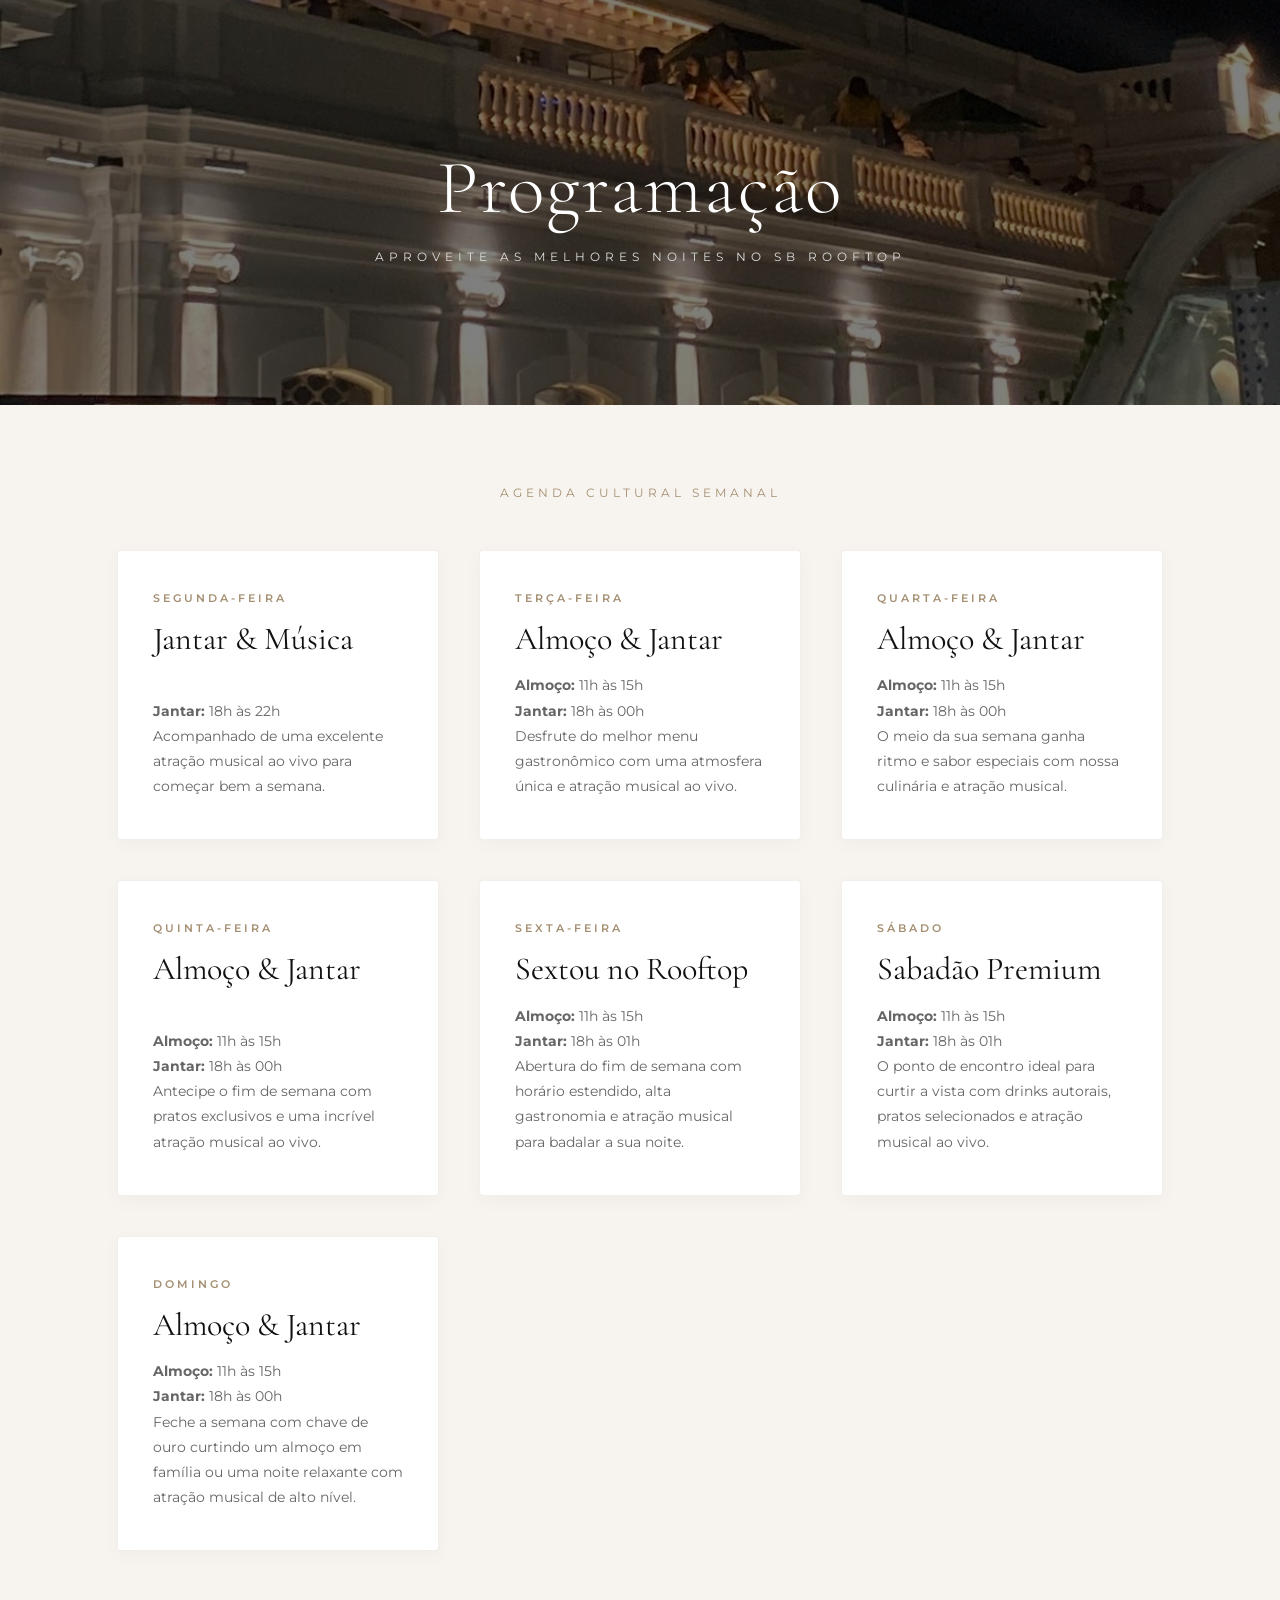
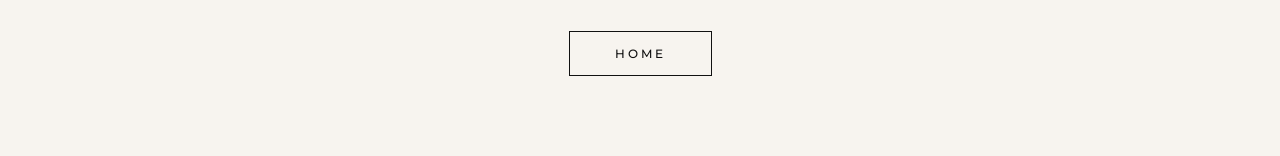
<file: programacao.html>
<!DOCTYPE html>
<html lang="pt-BR">
<head>
<meta charset="UTF-8">
<meta name="viewport" content="width=device-width, initial-scale=1.0">

<title>Programação</title>

<link href="https://fonts.googleapis.com/css2?family=Cormorant+Garamond:wght@300;400;500;600&family=Montserrat:wght@300;400;500;600&display=swap" rel="stylesheet">

<style>

/* RESET */
*{
    margin:0;
    padding:0;
    box-sizing:border-box;
}

body{
    background:#f7f4ef;
    overflow-x:hidden;
    color:#111;
}

/* HERO */
.hero{
    width:100%;
    height:45vh; /* Ajustado para 45vh para dar mais foco direto na programação */

    background:
    linear-gradient(rgba(0,0,0,0.5), rgba(0,0,0,0.5)),
    url(012.jpeg);

    background-size:cover;
    background-position:center;

    display:flex;
    align-items:center;
    justify-content:center;

    text-align:center;
}

.hero-content h1{
    font-family:'Cormorant Garamond', serif;
    font-size:76px;
    font-weight:300;
    color:#fff;
    margin-bottom:15px;
    letter-spacing:2px;
}

.hero-content p{
    font-family:'Montserrat', sans-serif;
    color:#ddd;
    font-size:12px;
    letter-spacing:5px;
    font-weight:400;
}

/* SEÇÃO DA PROGRAMAÇÃO */
.programacao-section {
    width:100%;
    max-width: 1200px;
    margin: 0 auto;
    padding: 80px 6%;
    text-align: center;
}

.section-intro {
    font-family:'Montserrat', sans-serif;
    font-size:12px;
    letter-spacing:4px;
    color:#a58f72;
    margin-bottom: 50px;
    text-transform: uppercase;
}

/* GRID DE EVENTOS */
.events-grid {
    display: grid;
    grid-template-columns: repeat(auto-fit, minmax(320px, 1fr));
    gap: 40px;
    margin-bottom: 60px;
    text-align: left;
}

/* CARD DE EVENTO INDIVIDUAL */
.event-card {
    background: #ffffff;
    padding: 40px 35px;
    border-radius: 4px;
    box-shadow: 0 5px 20px rgba(0,0,0,0.03);
    border: 1px solid rgba(165,143,114, 0.15); /* Linha sutil com o tom bege do site */
    display: flex;
    flex-direction: column;
    justify-content: space-between;
    transition: transform 0.3s ease, box-shadow 0.3s ease;
}

.event-card:hover {
    transform: translateY(-5px);
    box-shadow: 0 10px 30px rgba(165,143,114, 0.12);
}

.event-day {
    font-family:'Montserrat', sans-serif;
    font-size:11px;
    letter-spacing:3px;
    color:#a58f72;
    font-weight: 600;
    text-transform: uppercase;
    margin-bottom: 15px;
    display: block;
}

.event-card h3 {
    font-family:'Cormorant Garamond', serif;
    font-size:32px;
    font-weight:400;
    line-height: 1.2;
    margin-bottom: 15px;
    color:#111;
}

.event-card p {
    font-family:'Montserrat', sans-serif;
    font-size:14px;
    line-height:1.8;
    color:#666;
}

/* BOTÃO DE VOLTAR (HOME) */
.contact-btn{
    display:inline-block;
    padding:14px 45px;
    border:1px solid #111;
    text-decoration:none;
    color:#111;
    font-family:'Montserrat', sans-serif;
    font-size:12px;
    letter-spacing:3px;
    font-weight: 500;
    transition:0.3s ease;
    margin-top: 20px;
}

.contact-btn:hover{
    background:#111;
    color:#fff;
}

/* RESPONSIVO */
@media(max-width:768px){

    .hero-content h1{
        font-size:52px;
    }
    
    .hero {
        height: 35vh;
    }

    .programacao-section {
        padding: 50px 6%;
    }

    .events-grid {
        grid-template-columns: 1fr;
        gap: 25px;
    }
    
    .event-card {
        padding: 30px 25px;
    }

    .event-card h3 {
        font-size:28px;
    }
}

</style>
</head>

<body>

<section class="hero">
    <div class="hero-content">
        <h1>Programação</h1>
        <p>APROVEITE AS MELHORES NOITES NO SB ROOFTOP</p>
    </div>
</section>

<section class="programacao-section">
    
    <div class="section-intro">Agenda Cultural Semanal</div>

    <div class="events-grid">

        <!-- SEGUNDA -->
        <div class="event-card">
            <div>
                <span class="event-day">Segunda-Feira</span>
                <h3>Jantar & Música</h3>
            </div>
            <p><strong>Jantar:</strong> 18h às 22h<br>Acompanhado de uma excelente atração musical ao vivo para começar bem a semana.</p>
        </div>

        <!-- TERÇA -->
        <div class="event-card">
            <div>
                <span class="event-day">Terça-Feira</span>
                <h3>Almoço & Jantar</h3>
            </div>
            <p><strong>Almoço:</strong> 11h às 15h<br><strong>Jantar:</strong> 18h às 00h<br>Desfrute do melhor menu gastronômico com uma atmosfera única e atração musical ao vivo.</p>
        </div>

        <!-- QUARTA -->
        <div class="event-card">
            <div>
                <span class="event-day">Quarta-Feira</span>
                <h3>Almoço & Jantar</h3>
            </div>
            <p><strong>Almoço:</strong> 11h às 15h<br><strong>Jantar:</strong> 18h às 00h<br>O meio da sua semana ganha ritmo e sabor especiais com nossa culinária e atração musical.</p>
        </div>

        <!-- QUINTA -->
        <div class="event-card">
            <div>
                <span class="event-day">Quinta-Feira</span>
                <h3>Almoço & Jantar</h3>
            </div>
            <p><strong>Almoço:</strong> 11h às 15h<br><strong>Jantar:</strong> 18h às 00h<br>Antecipe o fim de semana com pratos exclusivos e uma incrível atração musical ao vivo.</p>
        </div>

        <!-- SEXTA -->
        <div class="event-card">
            <div>
                <span class="event-day">Sexta-Feira</span>
                <h3>Sextou no Rooftop</h3>
            </div>
            <p><strong>Almoço:</strong> 11h às 15h<br><strong>Jantar:</strong> 18h às 01h<br>Abertura do fim de semana com horário estendido, alta gastronomia e atração musical para badalar a sua noite.</p>
        </div>

        <!-- SÁBADO -->
        <div class="event-card">
            <div>
                <span class="event-day">Sábado</span>
                <h3>Sabadão Premium</h3>
            </div>
            <p><strong>Almoço:</strong> 11h às 15h<br><strong>Jantar:</strong> 18h às 01h<br>O ponto de encontro ideal para curtir a vista com drinks autorais, pratos selecionados e atração musical ao vivo.</p>
        </div>

        <!-- DOMINGO -->
        <div class="event-card">
            <div>
                <span class="event-day">Domingo</span>
                <h3>Almoço & Jantar</h3>
            </div>
            <p><strong>Almoço:</strong> 11h às 15h<br><strong>Jantar:</strong> 18h às 00h<br>Feche a semana com chave de ouro curtindo um almoço em família ou uma noite relaxante com atração musical de alto nível.</p>
        </div>

    </div>

    <a href="index.html" class="contact-btn">HOME</a>

</section>

</body>
</html>
</file>
<file: style.css>
:root {
    --bg: #0b0b0b;
    --light: #fff;
    --soft: #d0d0d0;
}

* {
    margin: 0;
    padding: 0;
    box-sizing: border-box;
}

body {
    background: black;
    font-family: 'Inter', sans-serif;
    overflow: hidden;
}

/* SIDEBAR (DESKTOP) */
.sidebar {
    position: fixed;
    left: 0;
    top: 0;
    width: 260px;
    height: 100vh;
    background: black;
    border-right: 1px solid rgba(255,255,255,0.06);
    padding: 50px 40px;
    z-index: 1000;
    display: flex;
    flex-direction: column;
    justify-content: space-between;
}

.logo {
    display: flex;
    align-items: center;
    justify-content: center;
}

.logo img {
    width: 180px;
    max-width: 100%;
    height: auto;
    object-fit: contain;
    display: block;
}

.sidebar-nav {
    margin-top: 60px;
    display: flex;
    flex-direction: column;
    gap: 25px;
}

.sidebar-nav a {
    color: #999;
    text-decoration: none;
    font-size: 13px;
    letter-spacing: 3px;
    text-transform: uppercase;
    transition: 0.4s;
}

.sidebar-nav a:hover {
    color: white;
    transform: translateX(6px);
}

.sidebar-socials {
    margin-top: 25px;
    display: flex;
    gap: 15px;
    padding: 0 5px;
}

.sidebar-socials a {
    color: #ffffff;
    font-size: 1.3rem;
    transition: color 0.3s ease;
    text-decoration: none;
}

.sidebar-socials a:hover {
    color: #ffffff; /* Corrigido para branco */
}

.sidebar-bottom {
    color: #666;
    font-size: 11px;
    letter-spacing: 2px;
    line-height: 1.5;
}

/* SLIDER */
.slider-wrapper {
    margin-left: 260px;
    width: calc(100% - 260px);
    height: 100vh;
    position: relative;
    overflow: hidden;
}

.slider {
    display: flex;
    height: 100%;
    transition: 1s cubic-bezier(.77,0,.18,1);
}

.slide {
    min-width: 100%;
    height: 100vh;
    position: relative;
    overflow: hidden;
}

.slide img {
    width: 100%;
    height: 100%;
    object-fit: cover;
    transform: scale(1.05);
    animation: zoom 8s ease infinite alternate;
}

.slide::after {
    content: '';
    position: absolute;
    inset: 0;
    background: linear-gradient(rgba(0,0,0,0.2), rgba(0,0,0,0.65));
}

/* CONTENT */
.slide-content {
    position: absolute;
    left: 8%;
    bottom: 12%;
    z-index: 10;
    max-width: 700px;
    color: white;
}

.slide-tag {
    color: var(--soft); /* Mudado para o cinza claro do seu root */
    letter-spacing: 4px;
    font-size: 12px;
    text-transform: uppercase;
}

.slide-content h1 {
    font-family: 'Cormorant Garamond', serif;
    font-size: clamp(45px, 7vw, 100px);
    line-height: 0.95;
    margin: 25px 0;
}

.slide-content p {
    max-width: 550px;
    color: #ddd;
    line-height: 1.8;
    margin-bottom: 40px;
}

/* BUTTON */
.btn {
    display: inline-block;
    padding: 16px 32px;
    background: white;
    color: black;
    border: 1px solid white;
    text-decoration: none;
    letter-spacing: 2px;
    font-size: 12px;
    text-transform: uppercase;
    transition: 0.4s;
}

.btn:hover {
    transform: translateY(-4px);
}

/* CONTROLS */
.slider-controls {
    position: absolute;
    right: 50px;
    bottom: 50px;
    display: flex;
    gap: 12px;
    z-index: 20;
}

.slider-controls button {
    width: 65px;
    height: 65px;
    border: none;
    background: rgba(255,255,255,0.12);
    backdrop-filter: blur(10px);
    color: white;
    font-size: 24px;
    cursor: pointer;
    transition: 0.4s;
}

.slider-controls button:hover {
    background: white;
    color: black;
}

/* MOBILE ELEMENTS DEFAULT */
.mobile-header {
    display: none;
}

.mobile-menu {
    display: none;
}

/* ANIMATION */
@keyframes zoom {
    from { transform: scale(1.05); }
    to { transform: scale(1.15); }
}

/* RESPONSIVE (MOBILE & TABLET) */
@media(max-width: 900px) {
    body {
        overflow: hidden;
    }

    .sidebar {
        display: none !important;
    }

    .slider-wrapper {
        margin-left: 0;
        width: 100%;
    }

    /* HEADER FIXO NO TOPO */
    .mobile-header {
        position: fixed;
        top: 0;
        left: 0;
        width: 100%;
        padding: 20px 25px;
        z-index: 2000;
        display: flex;
        justify-content: space-between;
        align-items: center;
        background: linear-gradient(to bottom, rgba(0,0,0,0.8) 0%, rgba(0,0,0,0) 100%);
    }

    .mobile-header .logo img {
        width: 110px;
    }

    /* BOTÃO HAMBÚRGUER PREMIUM */
    .menu-toggle {
        width: 30px;
        height: 20px;
        display: flex;
        flex-direction: column;
        justify-content: space-between;
        cursor: pointer;
        z-index: 2100;
    }

    .menu-toggle span {
        width: 100%;
        height: 2px;
        background: white;
        transition: 0.3s ease;
    }

    .mobile-header.active .menu-toggle span:nth-child(1) {
        transform: translateY(9px) rotate(45deg);
    }

    .mobile-header.active .menu-toggle span:nth-child(2) {
        transform: translateY(-9px) rotate(-45deg);
    }

    /* MENU MOBILE (TELA CHEIA) */
    .mobile-menu {
        position: fixed;
        inset: 0;
        background: #0b0b0b;
        z-index: 1900;
        display: flex;
        flex-direction: column;
        justify-content: center;
        align-items: center;
        gap: 25px;
        opacity: 0;
        visibility: hidden;
        transform: translateY(-20px);
        transition: all 0.5s cubic-bezier(0.77,0,.18,1);
    }

    .mobile-menu.active {
        opacity: 1;
        visibility: visible;
        transform: translateY(0);
    }

    .mobile-menu a {
        color: white;
        text-decoration: none;
        font-size: 28px;
        font-family: 'Cormorant Garamond', serif;
        letter-spacing: 2px;
        transition: color 0.3s;
    }

    .mobile-menu a:hover {
        color: #ffffff; /* Corrigido para branco */
    }

    .mobile-socials {
        display: flex;
        justify-content: center;
        gap: 25px;
        margin-top: 20px;
    }

    .mobile-socials a {
        color: #ffffff;
        font-size: 1.5rem;
        transition: color 0.3s ease;
    }

    .mobile-socials a:hover {
        color: #ffffff; /* Corrigido para branco */
    }

    /* ELEMENTOS DO SLIDER NO MOBILE */
    .slide-content {
        left: 25px;
        right: 25px;
        bottom: 100px;
    }

    .slide-content h1 {
        font-size: 46px;
        margin: 15px 0;
    }

    .slide-content p {
        font-size: 14px;
        margin-bottom: 30px;
    }

    .slider-controls {
        right: 25px;
        bottom: 25px;
    }

    .slider-controls button {
        width: 50px;
        height: 50px;
        font-size: 18px;
    }
}
</file>
